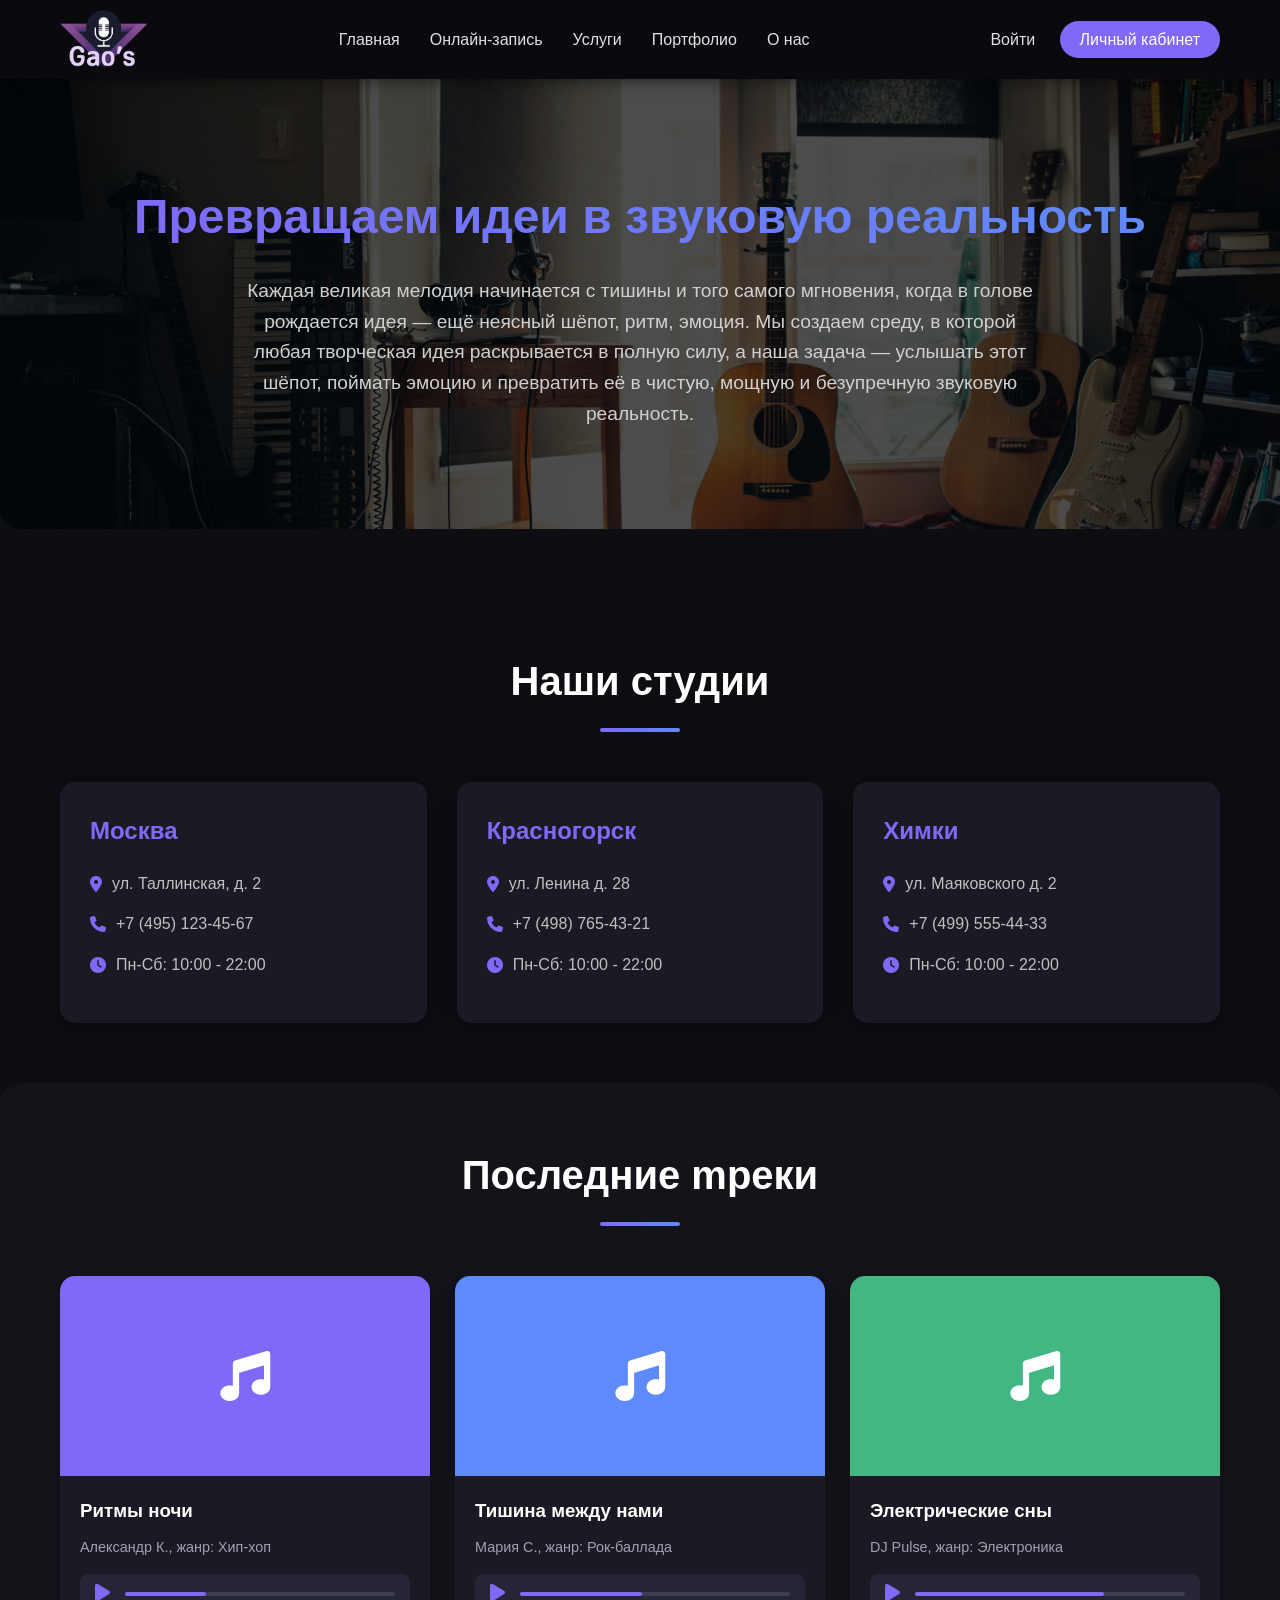
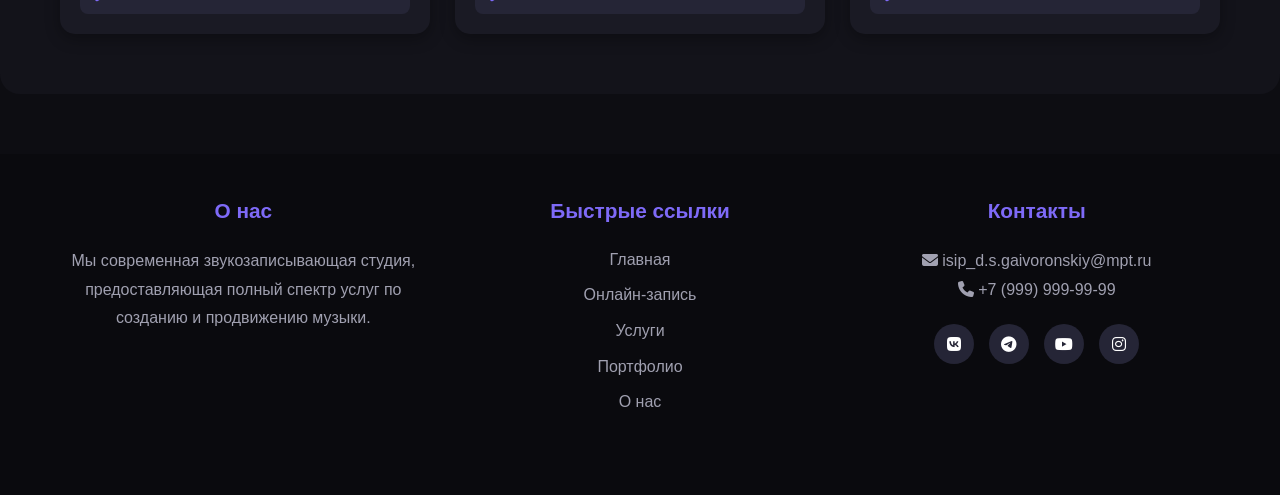
<file: Recording_studio/index.html>
<!DOCTYPE html>
<html lang="ru">

<head>
    <meta charset="UTF-8">
    <meta name="viewport" content="width=device-width, initial-scale=1.0">
    <title>Gao's Studio</title>
    <link rel="stylesheet" href="style.css">
    <link rel="stylesheet" href="https://cdnjs.cloudflare.com/ajax/libs/font-awesome/6.4.0/css/all.min.css">
</head>

<body>
    <!-- Блок: header -->
    <header class="header">
        <div class="page">
            <div class="header__container">
                <img src="img/logo.png" alt="Gao's studio" class="header__logo" width="88" height="59">

                <!-- Блок: nav -->
                <nav class="nav">
                    <ul class="nav__list">
                        <li class="nav__item"><a href="index.html" class="nav__link">Главная</a></li>
                        <li class="nav__item"><a href="booking.html" class="nav__link">Онлайн-запись</a></li>
                        <li class="nav__item"><a href="services.html" class="nav__link">Услуги</a></li>
                        <li class="nav__item"><a href="portfolio.html" class="nav__link">Портфолио</a></li>
                        <li class="nav__item"><a href="about.html" class="nav__link">О нас</a></li>
                    </ul>
                </nav>

                <!-- Блок: auth -->
                <div class="auth">
                    <a href="#" class="auth__link">Войти</a>
                    <a href="#" class="auth__link auth__link--accent">Личный кабинет</a>
                </div>
            </div>
        </div>
    </header>

    <!-- Блок: hero -->
    <section class="hero">
        <div class="page">
            <h1 class="hero__title">Превращаем идеи в звуковую реальность</h1>
            <p class="hero__text">Каждая великая мелодия начинается с тишины и того самого мгновения, когда в голове
                рождается идея — ещё неясный шёпот, ритм, эмоция. Мы создаем среду, в которой любая творческая идея
                раскрывается в полную силу, а наша задача — услышать этот шёпот, поймать эмоцию и превратить её в
                чистую, мощную и безупречную звуковую реальность.</p>
        </div>
    </section>

    <!-- Блок: studios -->
    <section class="studios">
        <div class="page">
            <h2 class="studios__title">Наши студии</h2>
            <div class="studios__container">
                <!-- Блок: studio-card -->
                <div class="studio-card">
                    <h3 class="studio-card__title">Москва</h3>
                    <p class="studio-card__info">
                        <i class="fas fa-map-marker-alt studio-card__icon"></i>
                        ул. Таллинская, д. 2
                    </p>
                    <p class="studio-card__info">
                        <i class="fas fa-phone studio-card__icon"></i>
                        +7 (495) 123-45-67
                    </p>
                    <p class="studio-card__info">
                        <i class="fas fa-clock studio-card__icon"></i>
                        Пн-Сб: 10:00 - 22:00
                    </p>
                </div>

                <div class="studio-card">
                    <h3 class="studio-card__title">Красногорск</h3>
                    <p class="studio-card__info">
                        <i class="fas fa-map-marker-alt studio-card__icon"></i>
                        ул. Ленина д. 28
                    </p>
                    <p class="studio-card__info">
                        <i class="fas fa-phone studio-card__icon"></i>
                        +7 (498) 765-43-21
                    </p>
                    <p class="studio-card__info">
                        <i class="fas fa-clock studio-card__icon"></i>
                        Пн-Сб: 10:00 - 22:00
                    </p>
                </div>

                <div class="studio-card">
                    <h3 class="studio-card__title">Химки</h3>
                    <p class="studio-card__info">
                        <i class="fas fa-map-marker-alt studio-card__icon"></i>
                        ул. Маяковского д. 2
                    </p>
                    <p class="studio-card__info">
                        <i class="fas fa-phone studio-card__icon"></i>
                        +7 (499) 555-44-33
                    </p>
                    <p class="studio-card__info">
                        <i class="fas fa-clock studio-card__icon"></i>
                        Пн-Сб: 10:00 - 22:00
                    </p>
                </div>
            </div>
        </div>
    </section>

    <!-- Блок: tracks -->
    <section class="tracks">
        <div class="page">
            <h2 class="tracks__title">Последние mpeки</h2>
            <div class="tracks__container">
                <!-- Блок: track-card -->
                <div class="track-card">
                    <div class="track-card__image">
                        <i class="fas fa-music"></i>
                    </div>
                    <div class="track-card__info">
                        <h3 class="track-card__title">Ритмы ночи</h3>
                        <p class="track-card__description">Александр К., жанр: Хип-хоп</p>

                        <!-- Блок: audio-player -->
                        <div class="audio-player">
                            <button class="audio-player__button">
                                <i class="fas fa-play"></i>
                            </button>
                            <div class="audio-player__progress-bar">
                                <div class="audio-player__progress"></div>
                            </div>
                        </div>
                    </div>
                </div>

                <div class="track-card">
                    <div class="track-card__image" style="background-color: #5e8afc;">
                        <i class="fas fa-music"></i>
                    </div>
                    <div class="track-card__info">
                        <h3 class="track-card__title">Тишина между нами</h3>
                        <p class="track-card__description">Мария С., жанр: Рок-баллада</p>

                        <div class="audio-player">
                            <button class="audio-player__button">
                                <i class="fas fa-play"></i>
                            </button>
                            <div class="audio-player__progress-bar">
                                <div class="audio-player__progress audio-player__progress--medium"></div>
                            </div>
                        </div>
                    </div>
                </div>

                <div class="track-card">
                    <div class="track-card__image" style="background-color: #41b883;">
                        <i class="fas fa-music"></i>
                    </div>
                    <div class="track-card__info">
                        <h3 class="track-card__title">Электрические сны</h3>
                        <p class="track-card__description">DJ Pulse, жанр: Электроника</p>

                        <div class="audio-player">
                            <button class="audio-player__button">
                                <i class="fas fa-play"></i>
                            </button>
                            <div class="audio-player__progress-bar">
                                <div class="audio-player__progress audio-player__progress--large"></div>
                            </div>
                        </div>
                    </div>
                </div>
            </div>
        </div>
    </section>

    <!-- Блок: footer -->
    <footer class="footer">
        <div class="page">
            <div class="footer__container">
                <div class="footer__section">
                    <h3 class="footer__title">О нас</h3>
                    <p class="footer__text">Мы современная звукозаписывающая студия, предоставляющая полный спектр услуг
                        по созданию и продвижению музыки.</p>
                </div>

                <div class="footer__section">
                    <h3 class="footer__title">Быстрые ссылки</h3>
                    <ul class="footer__list">
                        <li class="footer__item"><a href="index.html" class="footer__link">Главная</a></li>
                        <li class="footer__item"><a href="#" class="footer__link">Онлайн-запись</a></li>
                        <li class="footer__item"><a href="services.html" class="footer__link">Услуги</a></li>
                        <li class="footer__item"><a href="#" class="footer__link">Портфолио</a></li>
                        <li class="footer__item"><a href="about.html" class="footer__link">О нас</a></li>
                    </ul>
                </div>

                <div class="footer__section">
                    <h3 class="footer__title">Контакты</h3>
                    <p class="footer__text"><i class="fas fa-envelope"></i> isip_d.s.gaivoronskiy@mpt.ru</p>
                    <p class="footer__text"><i class="fas fa-phone"></i> +7 (999) 999-99-99</p>

                    <!-- Блок: social -->
                    <div class="social">
                        <a href="#" class="social__link"><i class="fab fa-vk"></i></a>
                        <a href="#" class="social__link"><i class="fab fa-telegram"></i></a>
                        <a href="#" class="social__link"><i class="fab fa-youtube"></i></a>
                        <a href="#" class="social__link"><i class="fab fa-instagram"></i></a>
                    </div>
                </div>
            </div>
        </div>
    </footer>

    <script>
        // Простой скрипт для имитации работы аудиоплеера
        document.querySelectorAll('.audio-player__button').forEach(button => {
            button.addEventListener('click', function () {
                const icon = this.querySelector('i');
                if (icon.classList.contains('fa-play')) {
                    icon.classList.remove('fa-play');
                    icon.classList.add('fa-pause');
                } else {
                    icon.classList.remove('fa-pause');
                    icon.classList.add('fa-play');
                }
            });
        });
    </script>
</body>

</html>
</file>
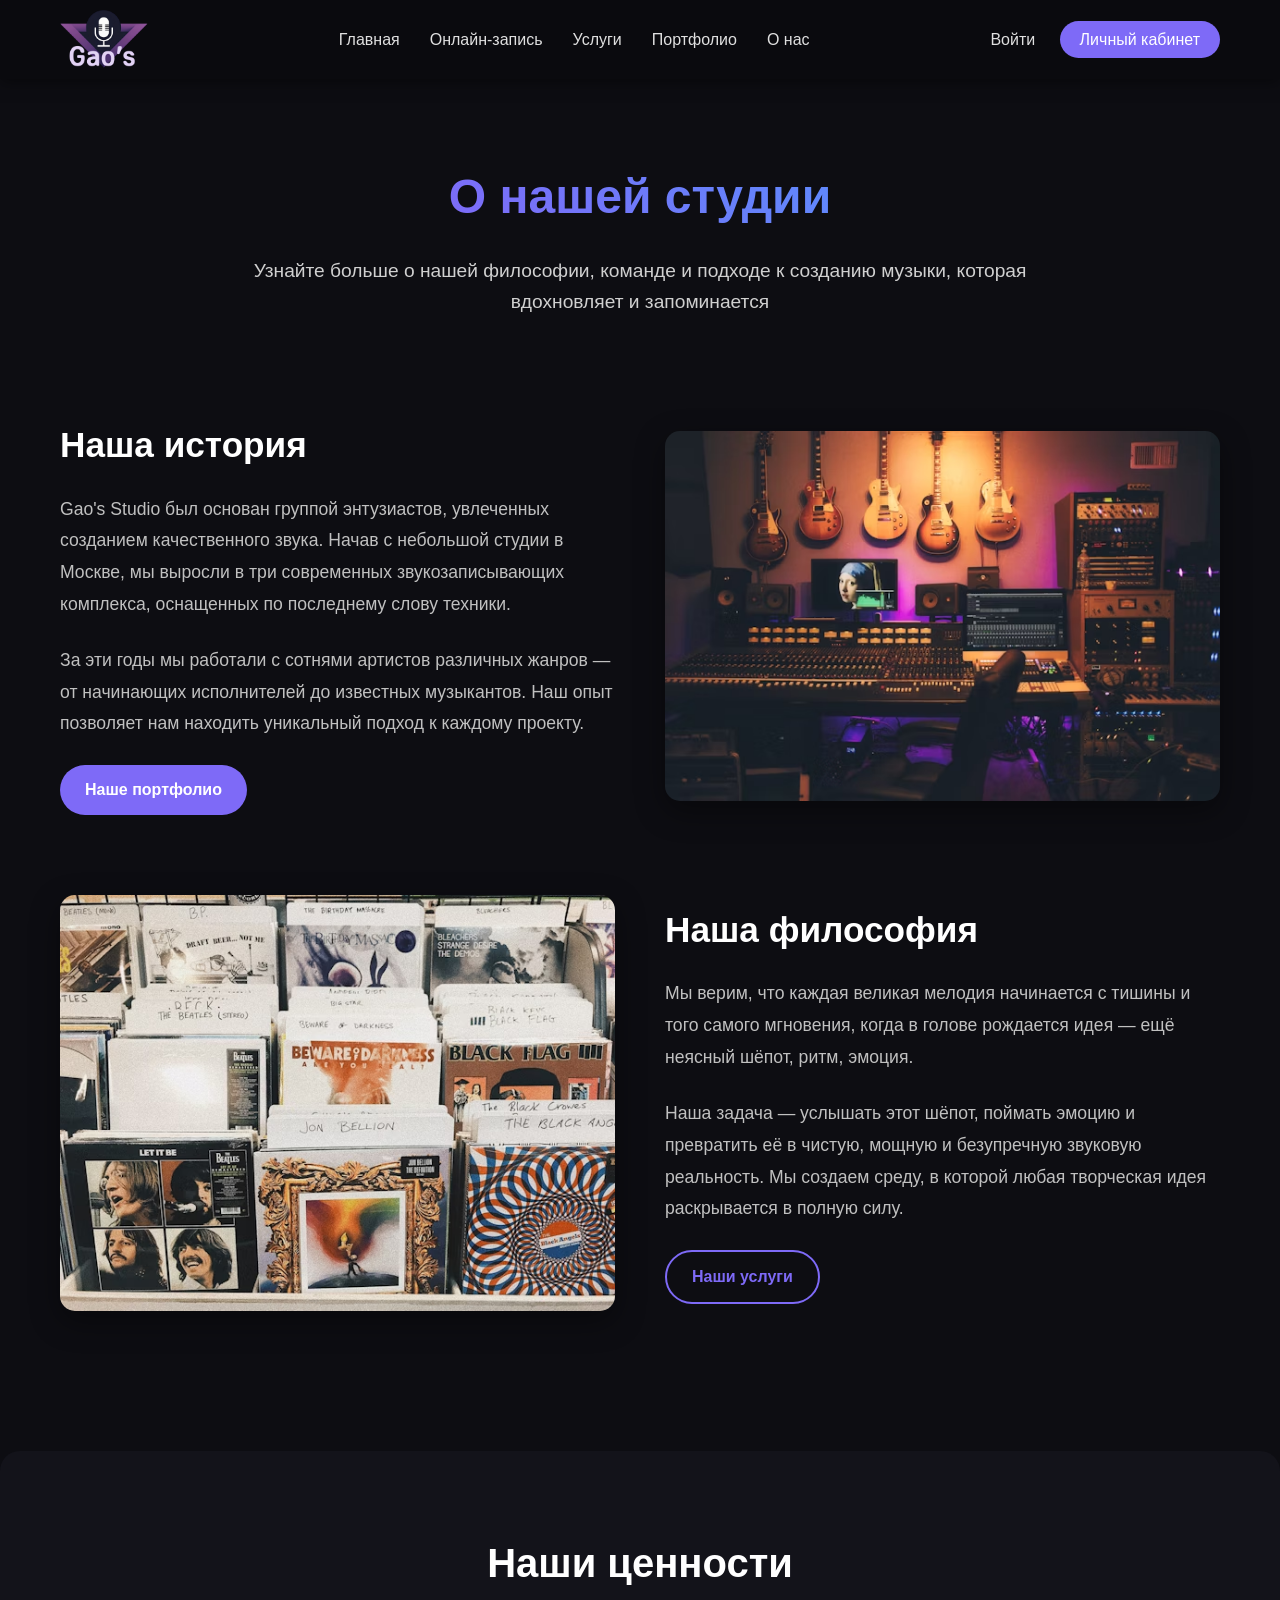
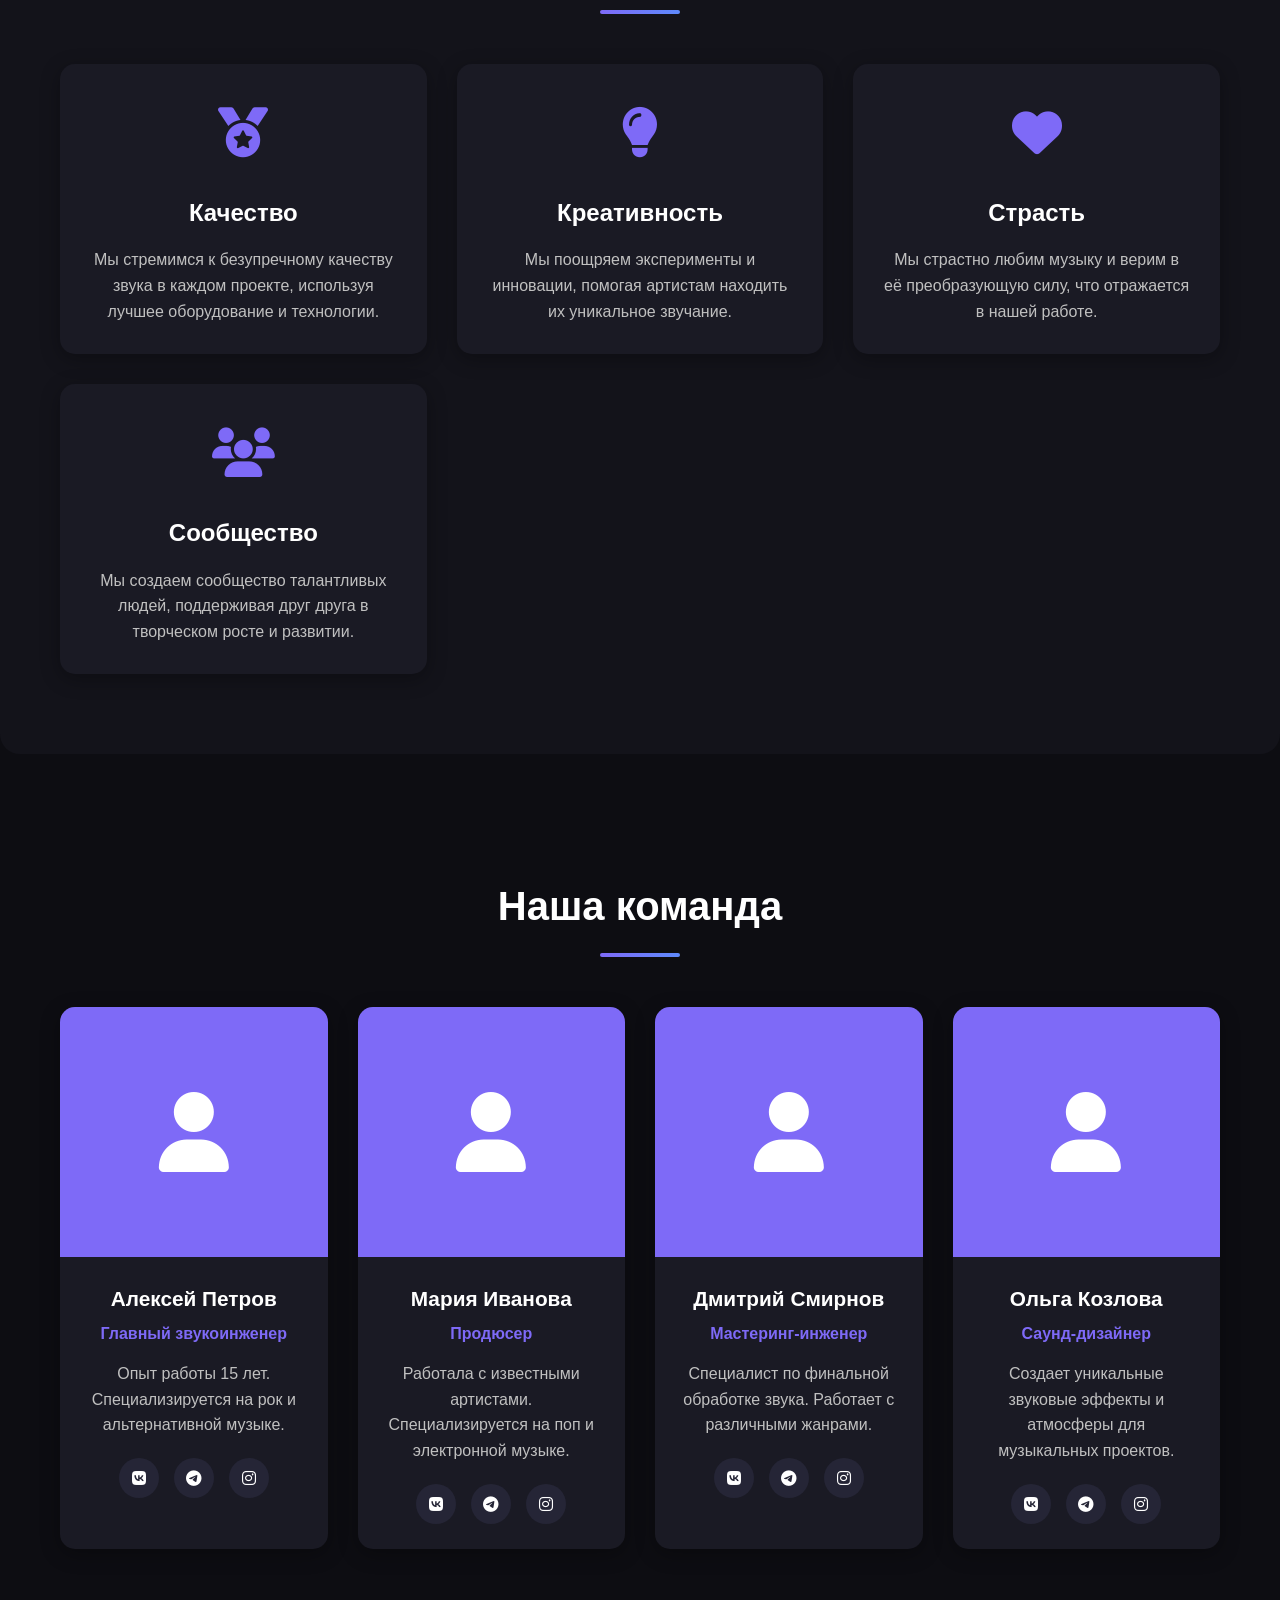
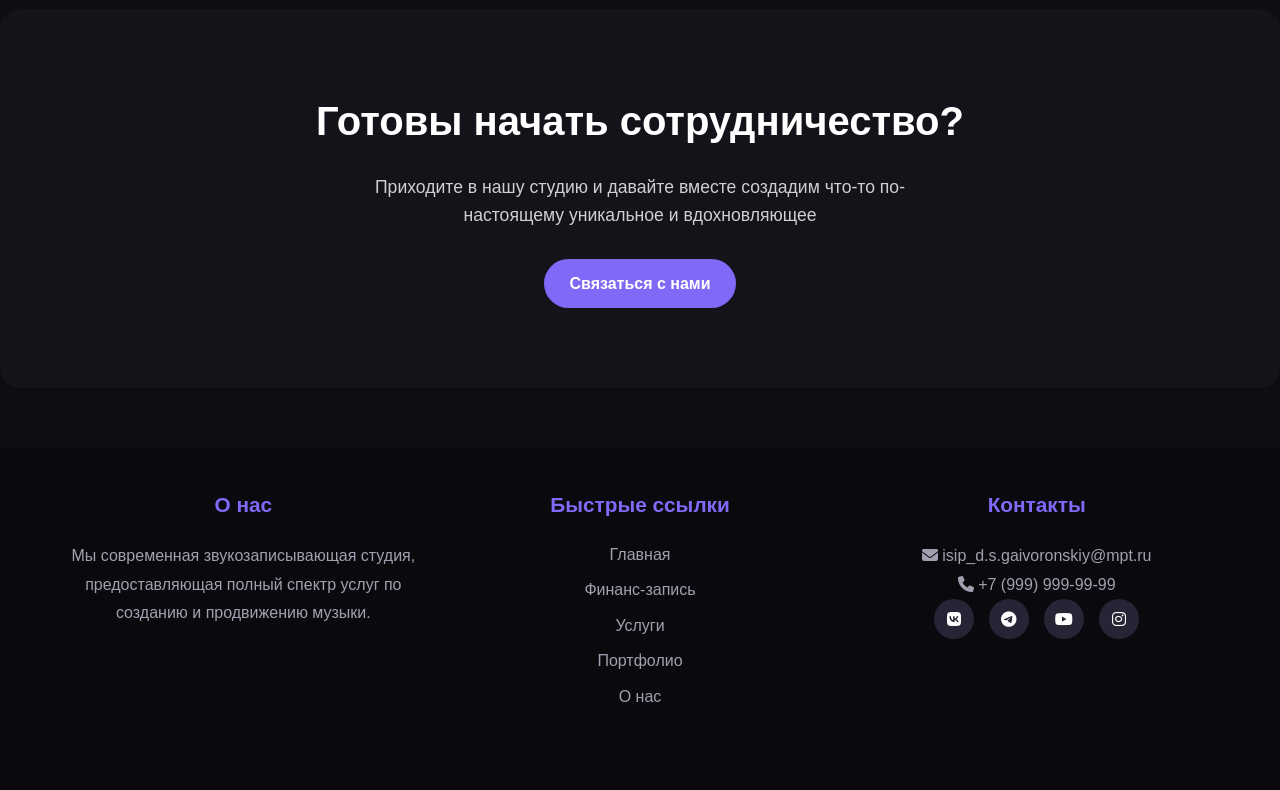
<file: Recording_studio/about.html>
<!DOCTYPE html>
<html lang="ru">

<head>
    <meta charset="UTF-8">
    <meta name="viewport" content="width=device-width, initial-scale=1.0">
    <title>Gao's Studio</title>
    <link rel="stylesheet" href="https://cdnjs.cloudflare.com/ajax/libs/font-awesome/6.4.0/css/all.min.css">
    <style>
        /* Базовые стили */
        * {
            margin: 0;
            padding: 0;
            box-sizing: border-box;
        }

        body {
            font-family: 'Arial', sans-serif;
            line-height: 1.6;
            color: #f5f5f5;
            background-color: #0d0d12;
        }

        .page {
            max-width: 1200px;
            margin: 0 auto;
            padding: 0 20px;
        }

        /* Блок: header */
        .header {
            background-color: #0a0a0e;
            padding: 10px 0;
            position: sticky;
            top: 0;
            z-index: 100;
            box-shadow: 0 2px 15px rgba(0, 0, 0, 0.5);
        }

        .header__container {
            display: flex;
            justify-content: space-between;
            align-items: center;
        }

        .header__logo {
            font-size: 28px;
            font-weight: 700;
            color: #7e6af7;
            text-decoration: none;
            display: flex;
            align-items: center;
        }

        .header__logo-icon {
            margin-right: 10px;
        }

        /* Блок: nav */
        .nav__list {
            display: flex;
            list-style: none;
        }

        .nav__item {
            margin-left: 30px;
        }

        .nav__link {
            color: #e0e0e0;
            text-decoration: none;
            font-size: 16px;
            font-weight: 500;
            transition: color 0.3s;
        }

        .nav__link:hover {
            color: #7e6af7;
        }

        .nav__link--active {
            color: #7e6af7;
            border-bottom: 2px solid #7e6af7;
        }

        /* Блок: auth */
        .auth__link {
            color: #e0e0e0;
            text-decoration: none;
            margin-left: 20px;
            font-weight: 500;
            transition: all 0.3s;
        }

        .auth__link:hover {
            color: #7e6af7;
        }

        .auth__link--accent {
            background-color: #7e6af7;
            padding: 10px 20px;
            border-radius: 30px;
            color: white;
        }

        .auth__link--accent:hover {
            background-color: #6b5ad3;
            color: white;
        }

        /* Блок: page-header */
        .page-header {
            padding: 80px 0 40px;
            text-align: center;
        }

        .page-header__title {
            font-size: 3rem;
            margin-bottom: 20px;
            background: linear-gradient(45deg, #7e6af7, #5e8afc);
            -webkit-background-clip: text;
            background-clip: text;
            -webkit-text-fill-color: transparent;
            color: transparent;
            font-weight: 800;
            display: inline-block;
        }

        .page-header__subtitle {
            max-width: 800px;
            margin: 0 auto;
            font-size: 1.2rem;
            color: #d0d0d0;
        }

        /* Блок: about */
        .about {
            padding: 60px 0;
        }

        .about__container {
            display: flex;
            align-items: center;
            gap: 50px;
            margin-bottom: 80px;
        }

        .about__container--reverse {
            flex-direction: row-reverse;
        }

        .about__content {
            flex: 1;
        }

        .about__image {
            flex: 1;
            border-radius: 15px;
            overflow: hidden;
            box-shadow: 0 10px 30px rgba(0, 0, 0, 0.4);
        }

        .about__image img {
            width: 100%;
            height: auto;
            display: block;
        }

        .about__title {
            font-size: 2.2rem;
            margin-bottom: 20px;
            color: #ffffff;
        }

        .about__text {
            color: #c0c0c0;
            margin-bottom: 25px;
            font-size: 1.1rem;
            line-height: 1.8;
        }

        /* Блок: values */
        .values {
            padding: 80px 0;
            background-color: #13131a;
            border-radius: 20px;
            margin-bottom: 60px;
        }

        .values__title {
            text-align: center;
            font-size: 2.5rem;
            margin-bottom: 50px;
            color: #ffffff;
            position: relative;
        }

        .values__title::after {
            content: '';
            display: block;
            width: 80px;
            height: 4px;
            background: linear-gradient(to right, #7e6af7, #5e8afc);
            margin: 15px auto;
            border-radius: 2px;
        }

        .values__container {
            display: grid;
            grid-template-columns: repeat(auto-fill, minmax(300px, 1fr));
            gap: 30px;
        }

        /* Блок: value-card */
        .value-card {
            background: #1a1a24;
            padding: 30px;
            border-radius: 15px;
            box-shadow: 0 5px 20px rgba(0, 0, 0, 0.3);
            text-align: center;
            transition: transform 0.3s;
        }

        .value-card:hover {
            transform: translateY(-10px);
        }

        .value-card__icon {
            font-size: 50px;
            color: #7e6af7;
            margin-bottom: 20px;
        }

        .value-card__title {
            color: #ffffff;
            margin-bottom: 15px;
            font-size: 1.5rem;
        }

        .value-card__description {
            color: #c0c0c0;
        }

        /* Блок: team */
        .team {
            padding: 60px 0;
        }

        .team__title {
            text-align: center;
            font-size: 2.5rem;
            margin-bottom: 50px;
            color: #ffffff;
            position: relative;
        }

        .team__title::after {
            content: '';
            display: block;
            width: 80px;
            height: 4px;
            background: linear-gradient(to right, #7e6af7, #5e8afc);
            margin: 15px auto;
            border-radius: 2px;
        }

        .team__container {
            display: grid;
            grid-template-columns: repeat(auto-fill, minmax(250px, 1fr));
            gap: 30px;
        }

        /* Блок: team-member */
        .team-member {
            background: #1a1a24;
            border-radius: 15px;
            overflow: hidden;
            box-shadow: 0 5px 20px rgba(0, 0, 0, 0.3);
            transition: transform 0.3s;
        }

        .team-member:hover {
            transform: translateY(-10px);
        }

        .team-member__image {
            height: 250px;
            background-color: #7e6af7;
            display: flex;
            align-items: center;
            justify-content: center;
            font-size: 80px;
            color: white;
        }

        .team-member__info {
            padding: 25px;
            text-align: center;
        }

        .team-member__name {
            color: #ffffff;
            margin-bottom: 5px;
            font-size: 1.3rem;
        }

        .team-member__role {
            color: #7e6af7;
            margin-bottom: 15px;
            font-weight: 600;
        }

        .team-member__description {
            color: #c0c0c0;
            margin-bottom: 20px;
        }

        /* Блок: social */
        .social {
            display: flex;
            gap: 15px;
            justify-content: center;
        }

        .social__link {
            display: flex;
            align-items: center;
            justify-content: center;
            width: 40px;
            height: 40px;
            border-radius: 50%;
            background: #252536;
            color: #ffffff;
            text-decoration: none;
            transition: all 0.3s;
        }

        .social__link:hover {
            background: #7e6af7;
            transform: translateY(-3px);
        }

        /* Блок: stats */
        .stats {
            padding: 80px 0;
            background: linear-gradient(rgba(0, 0, 0, 0.7), rgba(0, 0, 0, 0.7)), url('https://images.unsplash.com/photo-1511379938547-c1f69419868d?ixlib=rb-4.0.3') center/cover no-repeat;
            border-radius: 20px;
            margin-bottom: 60px;
        }

        .stats__container {
            display: flex;
            justify-content: space-around;
            flex-wrap: wrap;
            gap: 30px;
        }

        /* Блок: stat */
        .stat {
            text-align: center;
            padding: 20px;
        }

        .stat__number {
            font-size: 3.5rem;
            font-weight: 800;
            color: #7e6af7;
            margin-bottom: 10px;
        }

        .stat__label {
            color: #ffffff;
            font-size: 1.2rem;
        }

        /* Блок: cta */
        .cta {
            padding: 80px 0;
            text-align: center;
            background-color: #13131a;
            border-radius: 20px;
            margin-bottom: 60px;
        }

        .cta__title {
            font-size: 2.5rem;
            margin-bottom: 20px;
            color: #ffffff;
        }

        .cta__text {
            max-width: 600px;
            margin: 0 auto 30px;
            font-size: 1.1rem;
            color: #d0d0d0;
        }

        /* Блок: button */
        .button {
            display: inline-block;
            background: #7e6af7;
            color: white;
            padding: 12px 25px;
            border-radius: 30px;
            text-decoration: none;
            font-weight: 600;
            transition: all 0.3s;
            border: none;
            cursor: pointer;
        }

        .button:hover {
            background: #6b5ad3;
            transform: translateY(-3px);
        }

        .button--outline {
            background: transparent;
            border: 2px solid #7e6af7;
            color: #7e6af7;
        }

        .button--outline:hover {
            background: #7e6af7;
            color: white;
        }

        /* Блок: footer */
        .footer {
            background-color: #0a0a0e;
            padding: 40px 0;
            text-align: center;
            margin-top: 60px;
        }

        .footer__container {
            display: flex;
            justify-content: space-between;
            flex-wrap: wrap;
            gap: 30px;
            margin-bottom: 30px;
        }

        .footer__section {
            flex: 1;
            min-width: 250px;
        }

        .footer__title {
            color: #7e6af7;
            margin-bottom: 20px;
            font-size: 1.3rem;
        }

        .footer__text {
            color: #a0a0b0;
            line-height: 1.8;
        }

        .footer__list {
            list-style: none;
        }

        .footer__item {
            margin-bottom: 10px;
        }

        .footer__link {
            color: #a0a0b0;
            text-decoration: none;
            transition: color 0.3s;
        }

        .footer__link:hover {
            color: #7e6af7;
        }

        .footer__copyright {
            color: #a0a0b0;
            font-size: 0.9rem;
            margin-top: 30px;
        }

        /* Адаптивность */
        @media (max-width: 768px) {
            .nav__list {
                display: none;
            }

            .page-header__title {
                font-size: 2.5rem;
            }

            .page-header__subtitle {
                font-size: 1rem;
            }

            .about__container {
                flex-direction: column;
            }

            .values__container,
            .team__container {
                grid-template-columns: 1fr;
            }

            .stats__container {
                flex-direction: column;
                gap: 40px;
            }

            .header__container {
                flex-direction: column;
                gap: 15px;
            }

            .auth {
                margin-top: 15px;
            }
        }
    </style>
</head>

<body>
    <!-- Блок: header -->
    <header class="header">
        <div class="page">
            <div class="header__container">
                <img src="img/logo.png" alt="Gao's studio" class="header__logo" width="88" height="59">

                <!-- Блок: nav -->
                <nav class="nav">
                    <ul class="nav__list">
                        <li class="nav__item"><a href="index.html" class="nav__link">Главная</a></li>
                        <li class="nav__item"><a href="booking.html" class="nav__link">Онлайн-запись</a></li>
                        <li class="nav__item"><a href="services.html" class="nav__link">Услуги</a></li>
                        <li class="nav__item"><a href="portfolio.html" class="nav__link">Портфолио</a></li>
                        <li class="nav__item"><a href="about.html" class="nav__link">О нас</a></li>
                    </ul>
                </nav>

                <!-- Блок: auth -->
                <div class="auth">
                    <a href="#" class="auth__link">Войти</a>
                    <a href="#" class="auth__link auth__link--accent">Личный кабинет</a>
                </div>
            </div>
        </div>
    </header>

    <!-- Блок: page-header -->
    <section class="page-header">
        <div class="page">
            <h1 class="page-header__title">О нашей студии</h1>
            <p class="page-header__subtitle">Узнайте больше о нашей философии, команде и подходе к созданию музыки,
                которая вдохновляет и запоминается</p>
        </div>
    </section>

    <!-- Блок: about -->
    <section class="about">
        <div class="page">
            <div class="about__container">
                <div class="about__content">
                    <h2 class="about__title">Наша история</h2>
                    <p class="about__text">Gao's Studio был основан группой энтузиастов, увлеченных созданием
                        качественного звука. Начав с небольшой студии в Москве, мы выросли в три современных
                        звукозаписывающих комплекса, оснащенных по последнему слову техники.</p>
                    <p class="about__text">За эти годы мы работали с сотнями артистов различных жанров — от начинающих
                        исполнителей до известных музыкантов. Наш опыт позволяет нам находить уникальный подход к
                        каждому проекту.</p>
                    <a href="portfolio.html" class="button">Наше портфолио</a>
                </div>
                <div class="about__image">
                    <img src="img/about_us.jpg"
                        alt="Наша студия">
                </div>
            </div>

            <div class="about__container about__container--reverse">
                <div class="about__content">
                    <h2 class="about__title">Наша философия</h2>
                    <p class="about__text">Мы верим, что каждая великая мелодия начинается с тишины и того самого
                        мгновения, когда в голове рождается идея — ещё неясный шёпот, ритм, эмоция.</p>
                    <p class="about__text">Наша задача — услышать этот шёпот, поймать эмоцию и превратить её в чистую,
                        мощную и безупречную звуковую реальность. Мы создаем среду, в которой любая творческая идея
                        раскрывается в полную силу.</p>
                    <a href="services.html" class="button button--outline">Наши услуги</a>
                </div>
                <div class="about__image">
                    <img src="img/about_us_2.jpg"
                        alt="Наша философия">
                </div>
            </div>
        </div>
    </section>

    <!-- Блок: values -->
    <section class="values">
        <div class="page">
            <h2 class="values__title">Наши ценности</h2>
            <div class="values__container">
                <!-- Блок: value-card -->
                <div class="value-card">
                    <div class="value-card__icon">
                        <i class="fas fa-medal"></i>
                    </div>
                    <h3 class="value-card__title">Качество</h3>
                    <p class="value-card__description">Мы стремимся к безупречному качеству звука в каждом проекте,
                        используя лучшее оборудование и технологии.</p>
                </div>

                <div class="value-card">
                    <div class="value-card__icon">
                        <i class="fas fa-lightbulb"></i>
                    </div>
                    <h3 class="value-card__title">Креативность</h3>
                    <p class="value-card__description">Мы поощряем эксперименты и инновации, помогая артистам находить
                        их уникальное звучание.</p>
                </div>

                <div class="value-card">
                    <div class="value-card__icon">
                        <i class="fas fa-heart"></i>
                    </div>
                    <h3 class="value-card__title">Страсть</h3>
                    <p class="value-card__description">Мы страстно любим музыку и верим в её преобразующую силу, что
                        отражается в нашей работе.</p>
                </div>

                <div class="value-card">
                    <div class="value-card__icon">
                        <i class="fas fa-users"></i>
                    </div>
                    <h3 class="value-card__title">Сообщество</h3>
                    <p class="value-card__description">Мы создаем сообщество талантливых людей, поддерживая друг друга в
                        творческом росте и развитии.</p>
                </div>
            </div>
        </div>
    </section>

    <!-- Блок: team -->
    <section class="team">
        <div class="page">
            <h2 class="team__title">Наша команда</h2>
            <div class="team__container">
                <!-- Блок: team-member -->
                <div class="team-member">
                    <div class="team-member__image">
                        <i class="fas fa-user"></i>
                    </div>
                    <div class="team-member__info">
                        <h3 class="team-member__name">Алексей Петров</h3>
                        <p class="team-member__role">Главный звукоинженер</p>
                        <p class="team-member__description">Опыт работы 15 лет. Специализируется на рок и альтернативной
                            музыке.</p>
                        <div class="social">
                            <a href="#" class="social__link"><i class="fab fa-vk"></i></a>
                            <a href="#" class="social__link"><i class="fab fa-telegram"></i></a>
                            <a href="#" class="social__link"><i class="fab fa-instagram"></i></a>
                        </div>
                    </div>
                </div>

                <div class="team-member">
                    <div class="team-member__image">
                        <i class="fas fa-user"></i>
                    </div>
                    <div class="team-member__info">
                        <h3 class="team-member__name">Мария Иванова</h3>
                        <p class="team-member__role">Продюсер</p>
                        <p class="team-member__description">Работала с известными артистами. Специализируется на поп и
                            электронной музыке.</p>
                        <div class="social">
                            <a href="#" class="social__link"><i class="fab fa-vk"></i></a>
                            <a href="#" class="social__link"><i class="fab fa-telegram"></i></a>
                            <a href="#" class="social__link"><i class="fab fa-instagram"></i></a>
                        </div>
                    </div>
                </div>

                <div class="team-member">
                    <div class="team-member__image">
                        <i class="fas fa-user"></i>
                    </div>
                    <div class="team-member__info">
                        <h3 class="team-member__name">Дмитрий Смирнов</h3>
                        <p class="team-member__role">Мастеринг-инженер</p>
                        <p class="team-member__description">Специалист по финальной обработке звука. Работает с
                            различными жанрами.</p>
                        <div class="social">
                            <a href="#" class="social__link"><i class="fab fa-vk"></i></a>
                            <a href="#" class="social__link"><i class="fab fa-telegram"></i></a>
                            <a href="#" class="social__link"><i class="fab fa-instagram"></i></a>
                        </div>
                    </div>
                </div>

                <div class="team-member">
                    <div class="team-member__image">
                        <i class="fas fa-user"></i>
                    </div>
                    <div class="team-member__info">
                        <h3 class="team-member__name">Ольга Козлова</h3>
                        <p class="team-member__role">Саунд-дизайнер</p>
                        <p class="team-member__description">Создает уникальные звуковые эффекты и атмосферы для
                            музыкальных проектов.</p>
                        <div class="social">
                            <a href="#" class="social__link"><i class="fab fa-vk"></i></a>
                            <a href="#" class="social__link"><i class="fab fa-telegram"></i></a>
                            <a href="#" class="social__link"><i class="fab fa-instagram"></i></a>
                        </div>
                    </div>
                </div>
            </div>
        </div>
    </section>

    <!-- Блок: cta -->
    <section class="cta">
        <div class="page">
            <h2 class="cta__title">Готовы начать сотрудничество?</h2>
            <p class="cta__text">Приходите в нашу студию и давайте вместе создадим что-то по-настоящему уникальное и
                вдохновляющее</p>
            <a href="#" class="button">Связаться с нами</a>
        </div>
    </section>

    <!-- Блок: footer -->
    <footer class="footer">
        <div class="page">
            <div class="footer__container">
                <div class="footer__section">
                    <h3 class="footer__title">О нас</h3>
                    <p class="footer__text">Мы современная звукозаписывающая студия, предоставляющая полный спектр услуг
                        по созданию и продвижению музыки.</p>
                </div>

                <div class="footer__section">
                    <h3 class="footer__title">Быстрые ссылки</h3>
                    <ul class="footer__list">
                        <li class="footer__item"><a href="index.html" class="footer__link">Главная</a></li>
                        <li class="footer__item"><a href="#" class="footer__link">Финанс-запись</a></li>
                        <li class="footer__item"><a href="services.html" class="footer__link">Услуги</a></li>
                        <li class="footer__item"><a href="#" class="footer__link">Портфолио</a></li>
                        <li class="footer__item"><a href="about.html" class="footer__link">О нас</a></li>
                    </ul>
                </div>

                <div class="footer__section">
                    <h3 class="footer__title">Контакты</h3>
                    <p class="footer__text"><i class="fas fa-envelope"></i> isip_d.s.gaivoronskiy@mpt.ru</p>
                    <p class="footer__text"><i class="fas fa-phone"></i> +7 (999) 999-99-99</p>

                    <!-- Блок: social -->
                    <div class="social">
                        <a href="#" class="social__link"><i class="fab fa-vk"></i></a>
                        <a href="#" class="social__link"><i class="fab fa-telegram"></i></a>
                        <a href="#" class="social__link"><i class="fab fa-youtube"></i></a>
                        <a href="#" class="social__link"><i class="fab fa-instagram"></i></a>
                    </div>
                </div>
            </div>
        </div>
    </footer>

    <script>
        // Скрипт для плавной прокрутки
        document.querySelectorAll('a[href^="#"]').forEach(anchor => {
            anchor.addEventListener('click', function (e) {
                e.preventDefault();

                const targetId = this.getAttribute('href');
                if (targetId === '#') return;

                const targetElement = document.querySelector(targetId);
                if (targetElement) {
                    targetElement.scrollIntoView({
                        behavior: 'smooth'
                    });
                }
            });
        });
    </script>
</body>

</html>
</file>
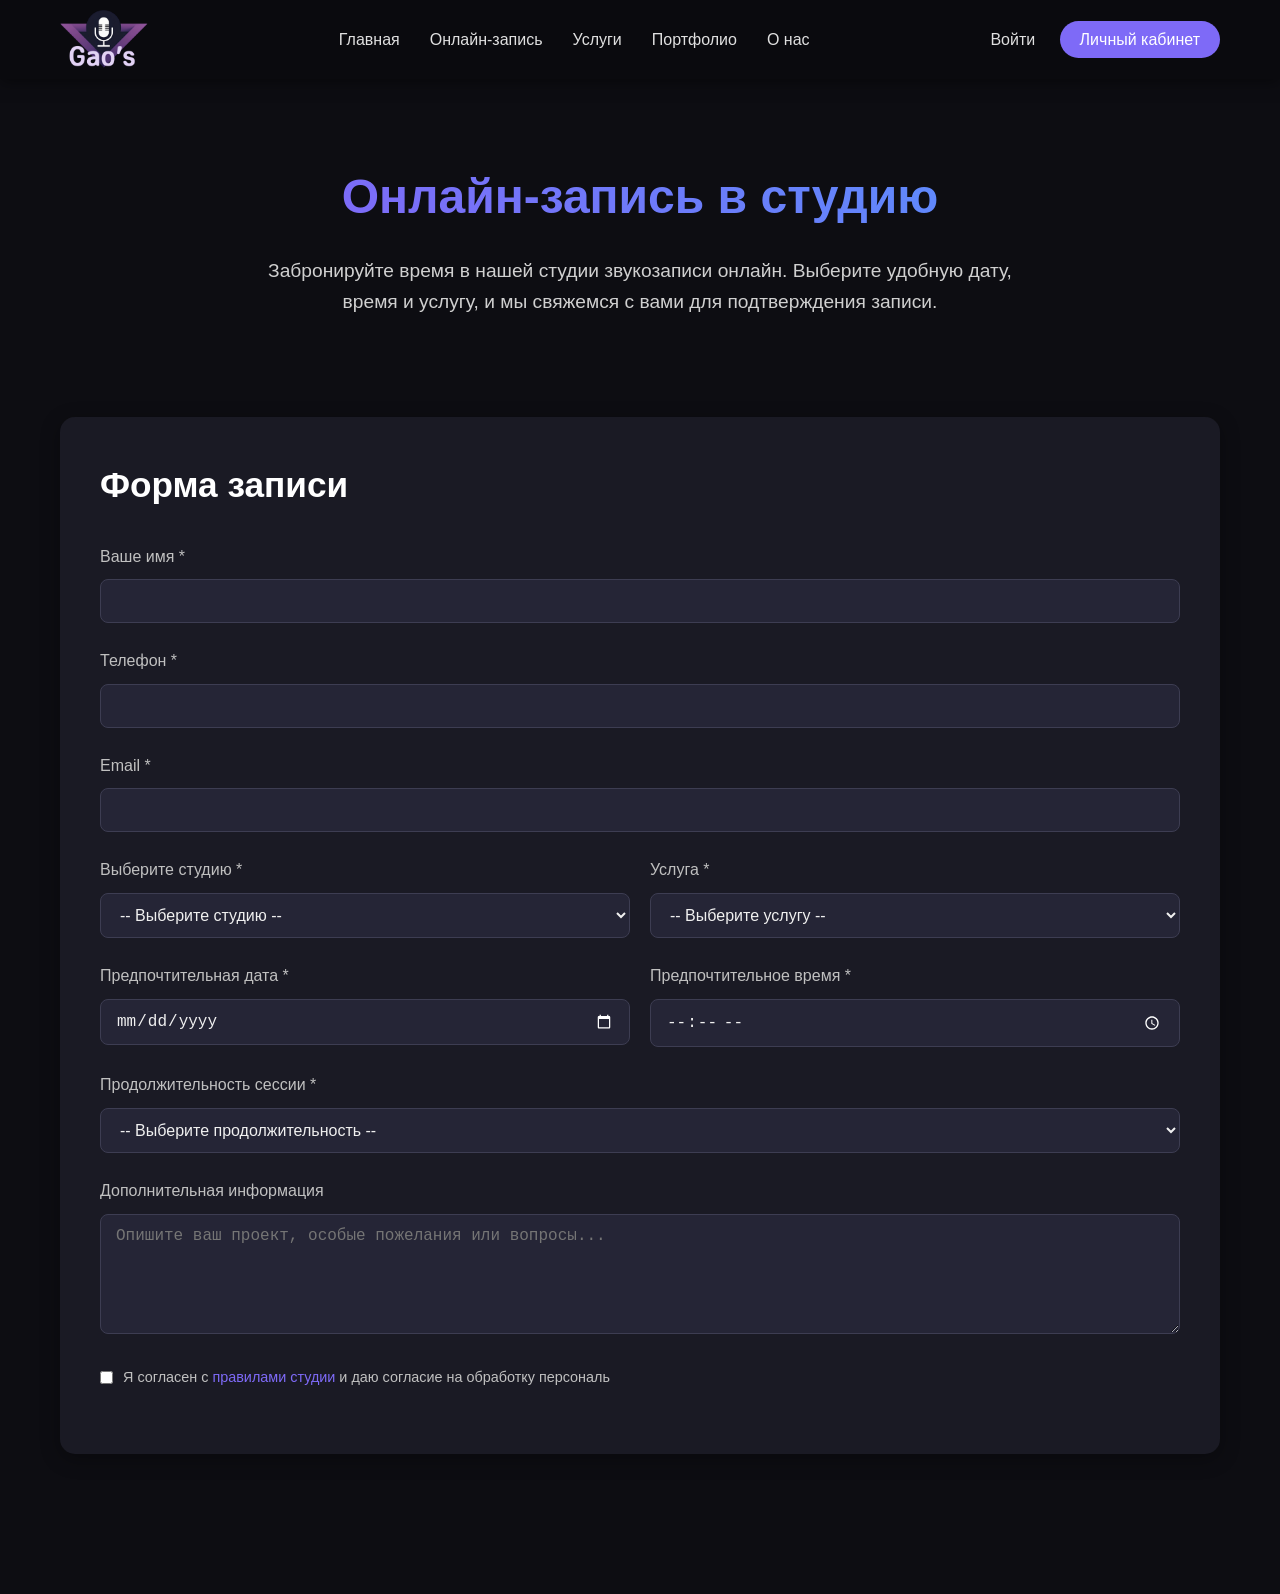
<file: Recording_studio/booking.html>
<!DOCTYPE html>
<html lang="ru">

<head>
    <meta charset="UTF-8">
    <meta name="viewport" content="width=device-width, initial-scale=1.0">
    <title>Gao's Studio</title>
    <link rel="stylesheet" href="https://cdnjs.cloudflare.com/ajax/libs/font-awesome/6.4.0/css/all.min.css">
    <style>
        /* Базовые стили */
        * {
            margin: 0;
            padding: 0;
            box-sizing: border-box;
        }

        body {
            font-family: 'Arial', sans-serif;
            line-height: 1.6;
            color: #f5f5f5;
            background-color: #0d0d12;
        }

        .page {
            max-width: 1200px;
            margin: 0 auto;
            padding: 0 20px;
        }

        /* Блок: header */
        .header {
            background-color: #0a0a0e;
            padding: 10px 0;
            position: sticky;
            top: 0;
            z-index: 100;
            box-shadow: 0 2px 15px rgba(0, 0, 0, 0.5);
        }

        .header__container {
            display: flex;
            justify-content: space-between;
            align-items: center;
        }

        .header__logo {
            font-size: 28px;
            font-weight: 700;
            color: #7e6af7;
            text-decoration: none;
            display: flex;
            align-items: center;
        }

        .header__logo-icon {
            margin-right: 10px;
        }

        /* Блок: nav */
        .nav__list {
            display: flex;
            list-style: none;
        }

        .nav__item {
            margin-left: 30px;
        }

        .nav__link {
            color: #e0e0e0;
            text-decoration: none;
            font-size: 16px;
            font-weight: 500;
            transition: color 0.3s;
        }

        .nav__link:hover {
            color: #7e6af7;
        }

        .nav__link--active {
            color: #7e6af7;
            border-bottom: 2px solid #7e6af7;
        }

        /* Блок: auth */
        .auth__link {
            color: #e0e0e0;
            text-decoration: none;
            margin-left: 20px;
            font-weight: 500;
            transition: all 0.3s;
        }

        .auth__link:hover {
            color: #7e6af7;
        }

        .auth__link--accent {
            background-color: #7e6af7;
            padding: 10px 20px;
            border-radius: 30px;
            color: white;
        }

        .auth__link--accent:hover {
            background-color: #6b5ad3;
            color: white;
        }

        /* Блок: page-header */
        .page-header {
            padding: 80px 0 40px;
            text-align: center;
        }

        .page-header__title {
            font-size: 3rem;
            margin-bottom: 20px;
            background: linear-gradient(45deg, #7e6af7, #5e8afc);
            -webkit-background-clip: text;
            background-clip: text;
            -webkit-text-fill-color: transparent;
            color: transparent;
            font-weight: 800;
            display: inline-block;
        }

        .page-header__subtitle {
            max-width: 800px;
            margin: 0 auto;
            font-size: 1.2rem;
            color: #d0d0d0;
        }

        /* Блок: booking */
        .booking {
            padding: 60px 0;
        }

        .booking__container {
            display: flex;
            gap: 50px;
            margin-bottom: 80px;
        }

        .booking__form-container {
            flex: 1;
            background: #1a1a24;
            padding: 40px;
            border-radius: 15px;
            box-shadow: 0 5px 20px rgba(0, 0, 0, 0.3);
        }

        .booking__info {
            flex: 1;
        }

        .booking__title {
            font-size: 2.2rem;
            margin-bottom: 30px;
            color: #ffffff;
        }

        /* Блок: form */
        .form__group {
            margin-bottom: 25px;
        }

        .form__label {
            display: block;
            margin-bottom: 10px;
            color: #c0c0c0;
            font-weight: 500;
        }

        .form__input,
        .form__select,
        .form__textarea {
            width: 100%;
            padding: 12px 15px;
            background: #252536;
            border: 1px solid #3d3d52;
            border-radius: 8px;
            color: #f0f0f0;
            font-size: 1rem;
            transition: border-color 0.3s;
        }

        .form__input:focus,
        .form__select:focus,
        .form__textarea:focus {
            outline: none;
            border-color: #7e6af7;
        }

        .form__textarea {
            min-height: 120px;
            resize: vertical;
        }

        .form__row {
            display: flex;
            gap: 20px;
        }

        .form__row .form__group {
            flex: 1;
        }

        .form__checkbox {
            display: flex;
            align-items: flex-start;
            gap: 10px;
        }

        .form__checkbox-input {
            margin-top: 5px;
        }

        .form__checkbox-label {
            color: #c0c0c0;
            font-size: 0.9rem;
        }

        .form__checkbox-label a {
            color: #7e6af7;
            text-decoration: none;
        }

        .form__checkbox-label a:hover {
            text-decoration: underline;
        }

        /* Блок: button */
        .button {
            display: inline-block;
            background: #7e6af7;
            color: white;
            padding: 12px 25px;
            border-radius: 30px;
            text-decoration: none;
            font-weight: 600;
            transition: all 0.3s;
            border: none;
            cursor: pointer;
            width: 100%;
            font-size: 1.1rem;
        }

        .button:hover {
            background: #6b5ad3;
            transform: translateY(-3px);
        }

        .button--outline {
            background: transparent;
            border: 2px solid #7e6af7;
            color: #7e6af7;
        }

        .button--outline:hover {
            background: #7e6af7;
            color: white;
        }

        /* Блок: info-card */
        .info-card {
            background: #1a1a24;
            padding: 25px;
            border-radius: 15px;
            margin-bottom: 30px;
            box-shadow: 0 5px 15px rgba(0, 0, 0, 0.3);
        }

        .info-card__title {
            color: #7e6af7;
            margin-bottom: 15px;
            font-size: 1.3rem;
            display: flex;
            align-items: center;
        }

        .info-card__title i {
            margin-right: 10px;
        }

        .info-card__text {
            color: #c0c0c0;
            line-height: 1.6;
        }

        .info-card__list {
            list-style: none;
            margin-top: 15px;
        }

        .info-card__item {
            color: #c0c0c0;
            margin-bottom: 10px;
            padding-left: 25px;
            position: relative;
        }

        .info-card__item::before {
            content: '✓';
            color: #7e6af7;
            position: absolute;
            left: 0;
        }

        /* Блок: studios */
        .studios {
            padding: 60px 0;
            background-color: #13131a;
            border-radius: 20px;
            margin-bottom: 60px;
        }

        .studios__title {
            text-align: center;
            font-size: 2.5rem;
            margin-bottom: 50px;
            color: #ffffff;
            position: relative;
        }

        .studios__title::after {
            content: '';
            display: block;
            width: 80px;
            height: 4px;
            background: linear-gradient(to right, #7e6af7, #5e8afc);
            margin: 15px auto;
            border-radius: 2px;
        }

        .studios__container {
            display: flex;
            justify-content: space-between;
            flex-wrap: wrap;
            gap: 30px;
        }

        /* Блок: studio-card */
        .studio-card {
            flex: 1;
            min-width: 300px;
            background: #1a1a24;
            padding: 30px;
            border-radius: 15px;
            box-shadow: 0 5px 20px rgba(0, 0, 0, 0.3);
            transition: transform 0.3s;
        }

        .studio-card:hover {
            transform: translateY(-10px);
        }

        .studio-card__title {
            color: #7e6af7;
            margin-bottom: 20px;
            font-size: 1.5rem;
        }

        .studio-card__info {
            color: #c0c0c0;
            margin-bottom: 15px;
            display: flex;
            align-items: center;
        }

        .studio-card__icon {
            margin-right: 10px;
            color: #7e6af7;
        }

        /* Блок: cta */
        .cta {
            padding: 80px 0;
            text-align: center;
            background: linear-gradient(rgba(0, 0, 0, 0.7), rgba(0, 0, 0, 0.7)), url('https://images.unsplash.com/photo-1511379938547-c1f69419868d?ixlib=rb-4.0.3') center/cover no-repeat;
            border-radius: 20px;
            margin-bottom: 60px;
        }

        .cta__title {
            font-size: 2.5rem;
            margin-bottom: 20px;
            color: #ffffff;
        }

        .cta__text {
            max-width: 600px;
            margin: 0 auto 30px;
            font-size: 1.1rem;
            color: #d0d0d0;
        }

        /* Блок: footer */
        .footer {
            background-color: #0a0a0e;
            padding: 40px 0;
            text-align: center;
            margin-top: 60px;
        }

        .footer__container {
            display: flex;
            justify-content: space-between;
            flex-wrap: wrap;
            gap: 30px;
            margin-bottom: 30px;
        }

        .footer__section {
            flex: 1;
            min-width: 250px;
        }

        .footer__title {
            color: #7e6af7;
            margin-bottom: 20px;
            font-size: 1.3rem;
        }

        .footer__text {
            color: #a0a0b0;
            line-height: 1.8;
        }

        .footer__list {
            list-style: none;
        }

        .footer__item {
            margin-bottom: 10px;
        }

        .footer__link {
            color: #a0a0b0;
            text-decoration: none;
            transition: color 0.3s;
        }

        .footer__link:hover {
            color: #7e6af7;
        }

        .footer__copyright {
            color: #a0a0b0;
            font-size: 0.9rem;
            margin-top: 30px;
        }

        /* Адаптивность */
        @media (max-width: 768px) {
            .nav__list {
                display: none;
            }

            .page-header__title {
                font-size: 2.5rem;
            }

            .page-header__subtitle {
                font-size: 1rem;
            }

            .booking__container {
                flex-direction: column;
            }

            .studios__container {
                flex-direction: column;
            }

            .form__row {
                flex-direction: column;
                gap: 0;
            }

            .header__container {
                flex-direction: column;
                gap: 15px;
            }

            .auth {
                margin-top: 15px;
            }
        }

        /* Стили для календаря */
        .form__input[type="date"]::-webkit-calendar-picker-indicator {
            filter: invert(1);
            cursor: pointer;
        }

        .form__input[type="time"]::-webkit-calendar-picker-indicator {
            filter: invert(1);
            cursor: pointer;
        }
    </style>
</head>

<body>
    <!-- Блок: header -->
    <header class="header">
        <div class="page">
            <div class="header__container">
                <img src="img/logo.png" alt="Gao's studio" class="header__logo" width="88" height="59">

                <!-- Блок: nav -->
                <nav class="nav">
                    <ul class="nav__list">
                        <li class="nav__item"><a href="index.html" class="nav__link">Главная</a></li>
                        <li class="nav__item"><a href="booking.html" class="nav__link">Онлайн-запись</a></li>
                        <li class="nav__item"><a href="services.html" class="nav__link">Услуги</a></li>
                        <li class="nav__item"><a href="portfolio.html" class="nav__link">Портфолио</a></li>
                        <li class="nav__item"><a href="about.html" class="nav__link">О нас</a></li>
                    </ul>
                </nav>

                <!-- Блок: auth -->
                <div class="auth">
                    <a href="#" class="auth__link">Войти</a>
                    <a href="#" class="auth__link auth__link--accent">Личный кабинет</a>
                </div>
            </div>
        </div>
    </header>

    <!-- Блок: page-header -->
    <section class="page-header">
        <div class="page">
            <h1 class="page-header__title">Онлайн-запись в студию</h1>
            <p class="page-header__subtitle">Забронируйте время в нашей студии звукозаписи онлайн. Выберите удобную
                дату, время и услугу, и мы свяжемся с вами для подтверждения записи.</p>
        </div>
    </section>

    <!-- Блок: booking -->
    <section class="booking">
        <div class="page">
            <div class="booking__container">
                <div class="booking__form-container">
                    <h2 class="booking__title">Форма записи</h2>

                    <!-- Блок: form -->
                    <form class="form" id="booking-form" method="POST" action="booking.php">
                        <div class="form__group">
                            <label class="form__label" for="name">Ваше имя *</label>
                            <input type="text" class="form__input" id="name" name="name" required>
                        </div>

                        <div class="form__group">
                            <label class="form__label" for="phone">Телефон *</label>
                            <input type="tel" class="form__input" id="phone" name="phone" required>
                        </div>

                        <div class="form__group">
                            <label class="form__label" for="email">Email *</label>
                            <input type="email" class="form__input" id="email" name="email" required>
                        </div>

                        <div class="form__row">
                            <div class="form__group">
                                <label class="form__label" for="studio">Выберите студию *</label>
                                <select class="form__select" id="studio" name="studio" required>
                                    <option value="">-- Выберите студию --</option>
                                    <option value="moscow">Москва, ул. Таллинская, д. 2</option>
                                    <option value="krasnoperek">Красноперек, ул. Ленина 28</option>
                                    <option value="himki">Химки, ул. Маяковского 2</option>
                                </select>
                            </div>

                            <div class="form__group">
                                <label class="form__label" for="service">Услуга *</label>
                                <select class="form__select" id="service" name="service" required>
                                    <option value="">-- Выберите услугу --</option>
                                    <option value="recording">Студийная запись</option>
                                    <option value="mixing">Сведение треков</option>
                                    <option value="mastering">Мастеринг</option>
                                    <option value="production">Музыкальное продюсирование</option>
                                    <option value="sounddesign">Саунд-дизайн</option>
                                    <option value="consultation">Консультация</option>
                                </select>
                            </div>
                        </div>

                        <div class="form__row">
                            <div class="form__group">
                                <label class="form__label" for="date">Предпочтительная дата *</label>
                                <input type="date" class="form__input" id="date" name="date" required>
                            </div>

                            <div class="form__group">
                                <label class="form__label" for="time">Предпочтительное время *</label>
                                <input type="time" class="form__input" id="time" name="time" required>
                            </div>
                        </div>

                        <div class="form__group">
                            <label class="form__label" for="duration">Продолжительность сессии *</label>
                            <select class="form__select" id="duration" name="duration" required>
                                <option value="">-- Выберите продолжительность --</option>
                                <option value="1">1 час</option>
                                <option value="2">2 часа</option>
                                <option value="3">3 часа</option>
                                <option value="4">4 часа</option>
                                <option value="6">6 часов</option>
                                <option value="8">8 часов (полный день)</option>
                            </select>
                        </div>

                        <div class="form__group">
                            <label class="form__label" for="comment">Дополнительная информация</label>
                            <textarea class="form__textarea" id="comment" name="comment"
                                placeholder="Опишите ваш проект, особые пожелания или вопросы..."></textarea>
                        </div>

                        <div class="form__group">
                            <div class="form__checkbox">
                                <input type="checkbox" class="form__checkbox-input" id="agreement" name="agreement"
                                    required>
                                <label class="form__checkbox-label" for="agreement">
                                    Я согласен с <a href="#">правилами студии</a> и даю согласие на обработку персональ
</file>
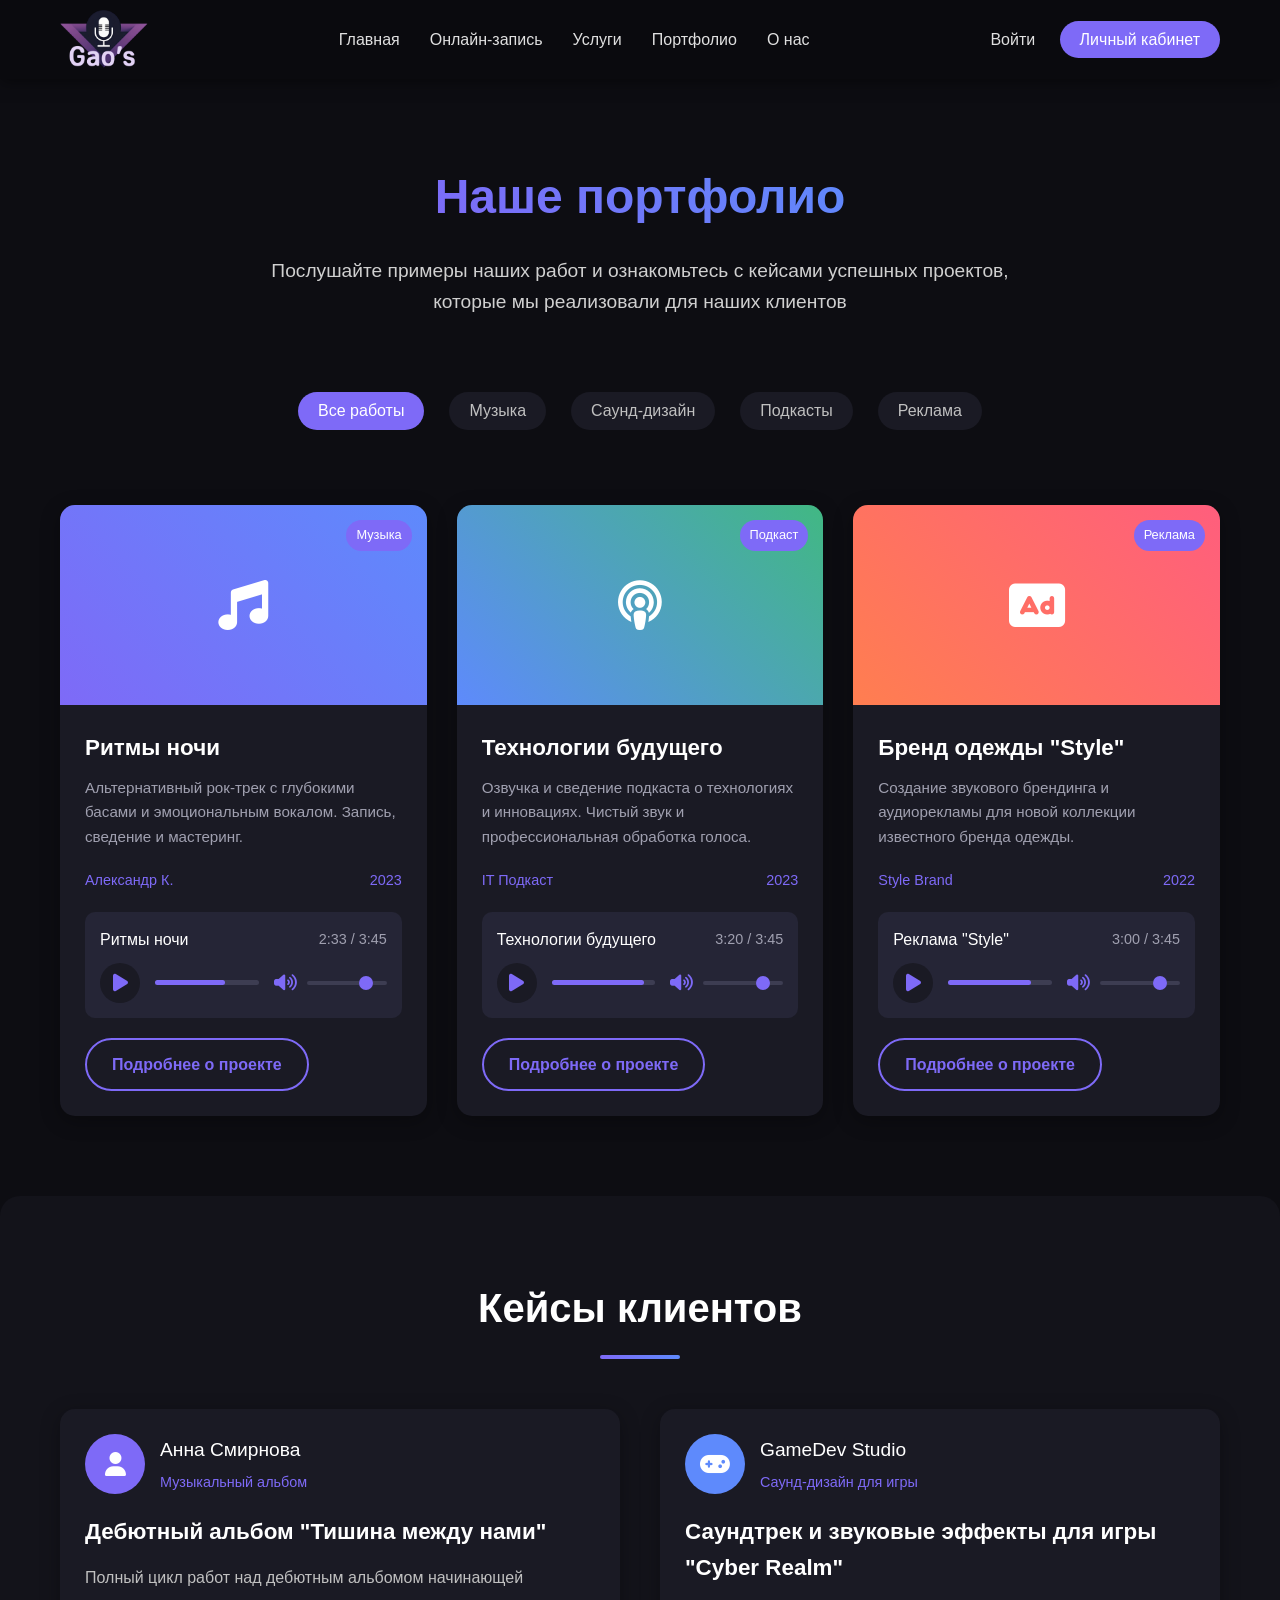
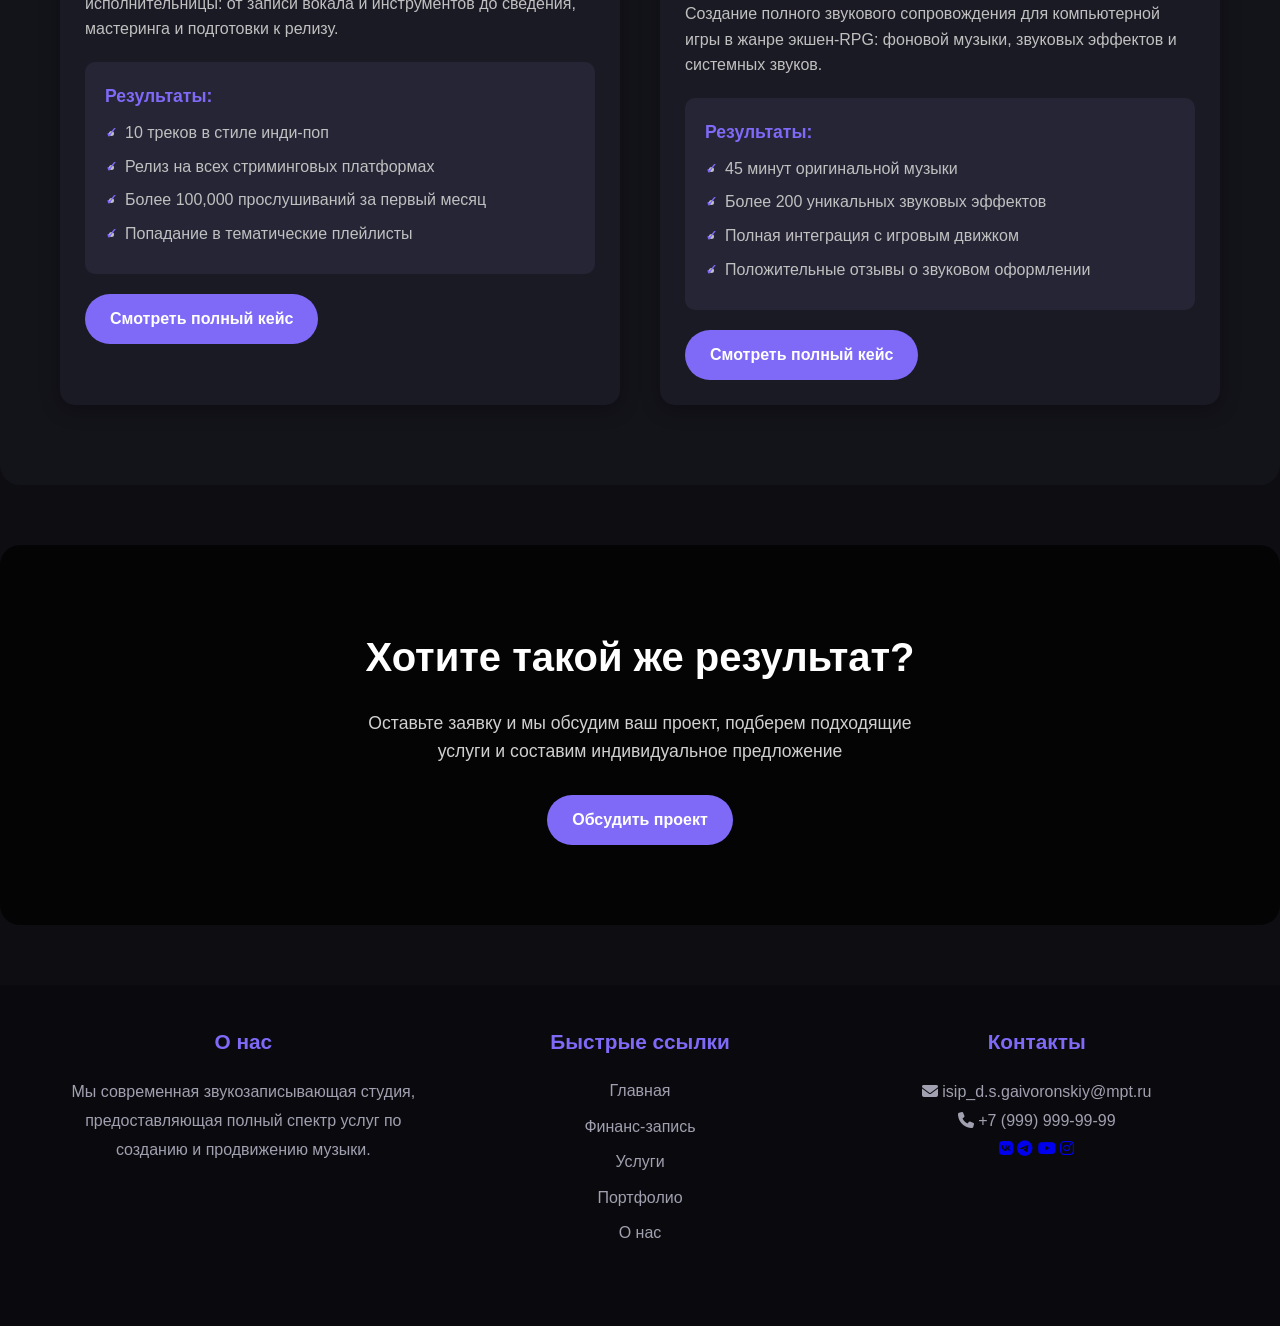
<file: Recording_studio/portfolio.html>
<!DOCTYPE html>
<html lang="ru">
<head>
    <meta charset="UTF-8">
    <meta name="viewport" content="width=device-width, initial-scale=1.0">
    <title>Gao's Studio</title>
    <link rel="stylesheet" href="https://cdnjs.cloudflare.com/ajax/libs/font-awesome/6.4.0/css/all.min.css">
    <style>
        /* Базовые стили */
        * {
            margin: 0;
            padding: 0;
            box-sizing: border-box;
        }
        
        body {
            font-family: 'Arial', sans-serif;
            line-height: 1.6;
            color: #f5f5f5;
            background-color: #0d0d12;
        }
        
        .page {
            max-width: 1200px;
            margin: 0 auto;
            padding: 0 20px;
        }
        
        /* Блок: header */
        .header {
            background-color: #0a0a0e;
            padding: 10px 0;
            position: sticky;
            top: 0;
            z-index: 100;
            box-shadow: 0 2px 15px rgba(0, 0, 0, 0.5);
        }
        
        .header__container {
            display: flex;
            justify-content: space-between;
            align-items: center;
        }
        
        .header__logo {
            font-size: 28px;
            font-weight: 700;
            color: #7e6af7;
            text-decoration: none;
            display: flex;
            align-items: center;
        }
        
        .header__logo-icon {
            margin-right: 10px;
        }
        
        /* Блок: nav */
        .nav__list {
            display: flex;
            list-style: none;
        }
        
        .nav__item {
            margin-left: 30px;
        }
        
        .nav__link {
            color: #e0e0e0;
            text-decoration: none;
            font-size: 16px;
            font-weight: 500;
            transition: color 0.3s;
        }
        
        .nav__link:hover {
            color: #7e6af7;
        }
        
        .nav__link--active {
            color: #7e6af7;
            border-bottom: 2px solid #7e6af7;
        }
        
        /* Блок: auth */
        .auth__link {
            color: #e0e0e0;
            text-decoration: none;
            margin-left: 20px;
            font-weight: 500;
            transition: all 0.3s;
        }
        
        .auth__link:hover {
            color: #7e6af7;
        }
        
        .auth__link--accent {
            background-color: #7e6af7;
            padding: 10px 20px;
            border-radius: 30px;
            color: white;
        }
        
        .auth__link--accent:hover {
            background-color: #6b5ad3;
            color: white;
        }
        
        /* Блок: page-header */
        .page-header {
            padding: 80px 0 40px;
            text-align: center;
        }
        
        .page-header__title {
            font-size: 3rem;
            margin-bottom: 20px;
            background: linear-gradient(45deg, #7e6af7, #5e8afc);
            -webkit-background-clip: text;
            background-clip: text;
            -webkit-text-fill-color: transparent;
            color: transparent;
            font-weight: 800;
            display: inline-block;
        }
        
        .page-header__subtitle {
            max-width: 800px;
            margin: 0 auto;
            font-size: 1.2rem;
            color: #d0d0d0;
        }
        
        /* Блок: filters */
        .filters {
            padding: 30px 0;
            text-align: center;
        }
        
        .filters__list {
            display: flex;
            justify-content: center;
            list-style: none;
            flex-wrap: wrap;
            gap: 15px;
        }
        
        .filters__item {
            margin: 5px;
        }
        
        .filters__button {
            background: #1a1a24;
            color: #c0c0c0;
            border: none;
            padding: 10px 20px;
            border-radius: 30px;
            cursor: pointer;
            transition: all 0.3s;
            font-size: 1rem;
        }
        
        .filters__button:hover {
            background: #7e6af7;
            color: white;
        }
        
        .filters__button--active {
            background: #7e6af7;
            color: white;
        }
        
        /* Блок: portfolio */
        .portfolio {
            padding: 40px 0 80px;
        }
        
        .portfolio__container {
            display: grid;
            grid-template-columns: repeat(auto-fill, minmax(350px, 1fr));
            gap: 30px;
        }
        
        /* Блок: portfolio-item */
        .portfolio-item {
            background: #1a1a24;
            border-radius: 15px;
            overflow: hidden;
            box-shadow: 0 5px 20px rgba(0, 0, 0, 0.3);
            transition: transform 0.3s;
        }
        
        .portfolio-item:hover {
            transform: translateY(-10px);
        }
        
        .portfolio-item__image {
            height: 200px;
            background: linear-gradient(45deg, #7e6af7, #5e8afc);
            display: flex;
            align-items: center;
            justify-content: center;
            font-size: 50px;
            color: white;
            position: relative;
        }
        
        .portfolio-item__badge {
            position: absolute;
            top: 15px;
            right: 15px;
            background: #7e6af7;
            color: white;
            padding: 5px 10px;
            border-radius: 20px;
            font-size: 0.8rem;
        }
        
        .portfolio-item__info {
            padding: 25px;
        }
        
        .portfolio-item__title {
            color: #ffffff;
            margin-bottom: 10px;
            font-size: 1.4rem;
        }
        
        .portfolio-item__description {
            color: #a0a0b0;
            margin-bottom: 20px;
            font-size: 0.95rem;
            line-height: 1.6;
        }
        
        .portfolio-item__meta {
            display: flex;
            justify-content: space-between;
            margin-bottom: 20px;
            color: #7e6af7;
            font-size: 0.9rem;
        }
        
        /* Блок: audio-player */
        .audio-player {
            width: 100%;
            background: #252536;
            border-radius: 10px;
            padding: 15px;
            margin-bottom: 20px;
        }
        
        .audio-player__info {
            display: flex;
            justify-content: space-between;
            align-items: center;
            margin-bottom: 10px;
        }
        
        .audio-player__title {
            color: #ffffff;
            font-size: 1rem;
        }
        
        .audio-player__time {
            color: #a0a0b0;
            font-size: 0.9rem;
        }
        
        .audio-player__controls {
            display: flex;
            align-items: center;
            gap: 15px;
        }
        
        .audio-player__button {
            background: none;
            border: none;
            color: #7e6af7;
            font-size: 20px;
            cursor: pointer;
            display: flex;
            align-items: center;
            justify-content: center;
            width: 40px;
            height: 40px;
            border-radius: 50%;
            background: #1a1a24;
            transition: all 0.3s;
        }
        
        .audio-player__button:hover {
            background: #7e6af7;
            color: white;
        }
        
        .audio-player__progress-container {
            flex-grow: 1;
            height: 5px;
            background: #3d3d52;
            border-radius: 5px;
            position: relative;
            cursor: pointer;
        }
        
        .audio-player__progress {
            position: absolute;
            height: 100%;
            background: #7e6af7;
            border-radius: 5px;
            width: 0%;
            transition: width 0.1s;
        }
        
        .audio-player__volume {
            display: flex;
            align-items: center;
            gap: 10px;
        }
        
        .audio-player__volume-icon {
            color: #7e6af7;
            font-size: 18px;
        }
        
        .audio-player__volume-slider {
            width: 80px;
            -webkit-appearance: none;
            height: 4px;
            background: #3d3d52;
            border-radius: 2px;
            outline: none;
        }
        
        .audio-player__volume-slider::-webkit-slider-thumb {
            -webkit-appearance: none;
            width: 14px;
            height: 14px;
            border-radius: 50%;
            background: #7e6af7;
            cursor: pointer;
        }
        
        /* Блок: case-study */
        .case-study {
            padding: 80px 0;
            background-color: #13131a;
            border-radius: 20px;
            margin-bottom: 60px;
        }
        
        .case-study__title {
            text-align: center;
            font-size: 2.5rem;
            margin-bottom: 50px;
            color: #ffffff;
            position: relative;
        }
        
        .case-study__title::after {
            content: '';
            display: block;
            width: 80px;
            height: 4px;
            background: linear-gradient(to right, #7e6af7, #5e8afc);
            margin: 15px auto;
            border-radius: 2px;
        }
        
        .case-study__container {
            display: grid;
            grid-template-columns: repeat(auto-fill, minmax(500px, 1fr));
            gap: 40px;
        }
        
        /* Блок: case */
        .case {
            background: #1a1a24;
            border-radius: 15px;
            overflow: hidden;
            box-shadow: 0 5px 20px rgba(0, 0, 0, 0.3);
        }
        
        .case__header {
            padding: 25px 25px 0;
            display: flex;
            align-items: center;
            margin-bottom: 20px;
        }
        
        .case__client-image {
            width: 60px;
            height: 60px;
            border-radius: 50%;
            background: #7e6af7;
            display: flex;
            align-items: center;
            justify-content: center;
            font-size: 24px;
            color: white;
            margin-right: 15px;
        }
        
        .case__client-info {
            flex-grow: 1;
        }
        
        .case__client-name {
            color: #ffffff;
            font-size: 1.2rem;
            margin-bottom: 5px;
        }
        
        .case__project-type {
            color: #7e6af7;
            font-size: 0.9rem;
        }
        
        .case__body {
            padding: 0 25px 25px;
        }
        
        .case__title {
            color: #ffffff;
            margin-bottom: 15px;
            font-size: 1.4rem;
        }
        
        .case__description {
            color: #c0c0c0;
            margin-bottom: 20px;
            line-height: 1.6;
        }
        
        .case__results {
            background: #252536;
            padding: 20px;
            border-radius: 10px;
            margin-bottom: 20px;
        }
        
        .case__results-title {
            color: #7e6af7;
            margin-bottom: 10px;
            font-size: 1.1rem;
        }
        
        .case__results-list {
            color: #c0c0c0;
            padding-left: 20px;
        }
        
        .case__results-item {
            margin-bottom: 8px;
            position: relative;
        }
        
        .case__results-item::before {
            content: '✓';
            color: #7e6af7;
            position: absolute;
            left: -20px;
        }
        
        /* Блок: button */
        .button {
            display: inline-block;
            background: #7e6af7;
            color: white;
            padding: 12px 25px;
            border-radius: 30px;
            text-decoration: none;
            font-weight: 600;
            transition: all 0.3s;
            border: none;
            cursor: pointer;
        }
        
        .button:hover {
            background: #6b5ad3;
            transform: translateY(-3px);
        }
        
        .button--outline {
            background: transparent;
            border: 2px solid #7e6af7;
            color: #7e6af7;
        }
        
        .button--outline:hover {
            background: #7e6af7;
            color: white;
        }
        
        /* Блок: cta */
        .cta {
            padding: 80px 0;
            text-align: center;
            background: linear-gradient(rgba(0, 0, 0, 0.7), rgba(0, 0, 0, 0.7)), url('https://images.unsplash.com/photo-1511379938547-c1f69419868d?ixlib=rb-4.0.3') center/cover no-repeat;
            border-radius: 20px;
            margin-bottom: 60px;
        }
        
        .cta__title {
            font-size: 2.5rem;
            margin-bottom: 20px;
            color: #ffffff;
        }
        
        .cta__text {
            max-width: 600px;
            margin: 0 auto 30px;
            font-size: 1.1rem;
            color: #d0d0d0;
        }
        
        /* Блок: footer */
        .footer {
            background-color: #0a0a0e;
            padding: 40px 0;
            text-align: center;
            margin-top: 60px;
        }
        
        .footer__container {
            display: flex;
            justify-content: space-between;
            flex-wrap: wrap;
            gap: 30px;
            margin-bottom: 30px;
        }
        
        .footer__section {
            flex: 1;
            min-width: 250px;
        }
        
        .footer__title {
            color: #7e6af7;
            margin-bottom: 20px;
            font-size: 1.3rem;
        }
        
        .footer__text {
            color: #a0a0b0;
            line-height: 1.8;
        }
        
        .footer__list {
            list-style: none;
        }
        
        .footer__item {
            margin-bottom: 10px;
        }
        
        .footer__link {
            color: #a0a0b0;
            text-decoration: none;
            transition: color 0.3s;
        }
        
        .footer__link:hover {
            color: #7e6af7;
        }
        
        .footer__copyright {
            color: #a0a0b0;
            font-size: 0.9rem;
            margin-top: 30px;
        }
        
        /* Адаптивность */
        @media (max-width: 768px) {
            .nav__list {
                display: none;
            }
            
            .page-header__title {
                font-size: 2.5rem;
            }
            
            .page-header__subtitle {
                font-size: 1rem;
            }
            
            .portfolio__container,
            .case-study__container {
                grid-template-columns: 1fr;
            }
            
            .case-study__container {
                gap: 30px;
            }
            
            .header__container {
                flex-direction: column;
                gap: 15px;
            }
            
            .auth {
                margin-top: 15px;
            }
            
            .filters__list {
                flex-direction: column;
                align-items: center;
            }
        }
    </style>
</head>
<body>
    <!-- Блок: header -->
    <header class="header">
        <div class="page">
            <div class="header__container">
                <img src="img/logo.png" alt="Gao's studio" class="header__logo" width="88" height="59">
                
                <!-- Блок: nav -->
                <nav class="nav">
                    <ul class="nav__list">
                        <li class="nav__item"><a href="index.html" class="nav__link">Главная</a></li>
                        <li class="nav__item"><a href="booking.html" class="nav__link">Онлайн-запись</a></li>
                        <li class="nav__item"><a href="services.html" class="nav__link">Услуги</a></li>
                        <li class="nav__item"><a href="portfolio.html" class="nav__link">Портфолио</a></li>
                        <li class="nav__item"><a href="about.html" class="nav__link">О нас</a></li>
                    </ul>
                </nav>
                
                <!-- Блок: auth -->
                <div class="auth">
                    <a href="#" class="auth__link">Войти</a>
                    <a href="#" class="auth__link auth__link--accent">Личный кабинет</a>
                </div>
            </div>
        </div>
    </header>

    <!-- Блок: page-header -->
    <section class="page-header">
        <div class="page">
            <h1 class="page-header__title">Наше портфолио</h1>
            <p class="page-header__subtitle">Послушайте примеры наших работ и ознакомьтесь с кейсами успешных проектов, которые мы реализовали для наших клиентов</p>
        </div>
    </section>

    <!-- Блок: filters -->
    <section class="filters">
        <div class="page">
            <ul class="filters__list">
                <li class="filters__item"><button class="filters__button filters__button--active">Все работы</button></li>
                <li class="filters__item"><button class="filters__button">Музыка</button></li>
                <li class="filters__item"><button class="filters__button">Саунд-дизайн</button></li>
                <li class="filters__item"><button class="filters__button">Подкасты</button></li>
                <li class="filters__item"><button class="filters__button">Реклама</button></li>
            </ul>
        </div>
    </section>

    <!-- Блок: portfolio -->
    <section class="portfolio">
        <div class="page">
            <div class="portfolio__container">
                <!-- Блок: portfolio-item -->
                <div class="portfolio-item">
                    <div class="portfolio-item__image">
                        <i class="fas fa-music"></i>
                        <span class="portfolio-item__badge">Музыка</span>
                    </div>
                    <div class="portfolio-item__info">
                        <h3 class="portfolio-item__title">Ритмы ночи</h3>
                        <p class="portfolio-item__description">Альтернативный рок-трек с глубокими басами и эмоциональным вокалом. Запись, сведение и мастеринг.</p>
                        <div class="portfolio-item__meta">
                            <span>Александр К.</span>
                            <span>2023</span>
                        </div>
                        
                        <!-- Блок: audio-player -->
                        <div class="audio-player">
                            <div class="audio-player__info">
                                <div class="audio-player__title">Ритмы ночи</div>
                                <div class="audio-player__time">0:00 / 3:45</div>
                            </div>
                            <div class="audio-player__controls">
                                <button class="audio-player__button audio-player__play">
                                    <i class="fas fa-play"></i>
                                </button>
                                <div class="audio-player__progress-container">
                                    <div class="audio-player__progress"></div>
                                </div>
                                <div class="audio-player__volume">
                                    <i class="fas fa-volume-up audio-player__volume-icon"></i>
                                    <input type="range" class="audio-player__volume-slider" min="0" max="100" value="80">
                                </div>
                            </div>
                        </div>
                        
                        <a href="#" class="button button--outline">Подробнее о проекте</a>
                    </div>
                </div>
                
                <div class="portfolio-item">
                    <div class="portfolio-item__image" style="background:linear-gradient(45deg, #5e8afc, #41b883);">
                        <i class="fas fa-podcast"></i>
                        <span class="portfolio-item__badge">Подкаст</span>
                    </div>
                    <div class="portfolio-item__info">
                        <h3 class="portfolio-item__title">Технологии будущего</h3>
                        <p class="portfolio-item__description">Озвучка и сведение подкаста о технологиях и инновациях. Чистый звук и профессиональная обработка голоса.</p>
                        <div class="portfolio-item__meta">
                            <span>IT Подкаст</span>
                            <span>2023</span>
                        </div>
                        
                        <div class="audio-player">
                            <div class="audio-player__info">
                                <div class="audio-player__title">Технологии будущего</div>
                                <div class="audio-player__time">0:00 / 28:15</div>
                            </div>
                            <div class="audio-player__controls">
                                <button class="audio-player__button audio-player__play">
                                    <i class="fas fa-play"></i>
                                </button>
                                <div class="audio-player__progress-container">
                                    <div class="audio-player__progress"></div>
                                </div>
                                <div class="audio-player__volume">
                                    <i class="fas fa-volume-up audio-player__volume-icon"></i>
                                    <input type="range" class="audio-player__volume-slider" min="0" max="100" value="80">
                                </div>
                            </div>
                        </div>
                        
                        <a href="#" class="button button--outline">Подробнее о проекте</a>
                    </div>
                </div>
                
                <div class="portfolio-item">
                    <div class="portfolio-item__image" style="background:linear-gradient(45deg, #ff7e50, #ff5e7d);">
                        <i class="fas fa-ad"></i>
                        <span class="portfolio-item__badge">Реклама</span>
                    </div>
                    <div class="portfolio-item__info">
                        <h3 class="portfolio-item__title">Бренд одежды "Style"</h3>
                        <p class="portfolio-item__description">Создание звукового брендинга и аудиорекламы для новой коллекции известного бренда одежды.</p>
                        <div class="portfolio-item__meta">
                            <span>Style Brand</span>
                            <span>2022</span>
                        </div>
                        
                        <div class="audio-player">
                            <div class="audio-player__info">
                                <div class="audio-player__title">Реклама "Style"</div>
                                <div class="audio-player__time">0:00 / 0:30</div>
                            </div>
                            <div class="audio-player__controls">
                                <button class="audio-player__button audio-player__play">
                                    <i class="fas fa-play"></i>
                                </button>
                                <div class="audio-player__progress-container">
                                    <div class="audio-player__progress"></div>
                                </div>
                                <div class="audio-player__volume">
                                    <i class="fas fa-volume-up audio-player__volume-icon"></i>
                                    <input type="range" class="audio-player__volume-slider" min="0" max="100" value="80">
                                </div>
                            </div>
                        </div>
                        
                        <a href="#" class="button button--outline">Подробнее о проекте</a>
                    </div>
                </div>
            </div>
        </div>
    </section>

    <!-- Блок: case-study -->
    <section class="case-study">
        <div class="page">
            <h2 class="case-study__title">Кейсы клиентов</h2>
            <div class="case-study__container">
                <!-- Блок: case -->
                <div class="case">
                    <div class="case__header">
                        <div class="case__client-image">
                            <i class="fas fa-user"></i>
                        </div>
                        <div class="case__client-info">
                            <div class="case__client-name">Анна Смирнова</div>
                            <div class="case__project-type">Музыкальный альбом</div>
                        </div>
                    </div>
                    <div class="case__body">
                        <h3 class="case__title">Дебютный альбом "Тишина между нами"</h3>
                        <p class="case__description">Полный цикл работ над дебютным альбомом начинающей исполнительницы: от записи вокала и инструментов до сведения, мастеринга и подготовки к релизу.</p>
                        
                        <div class="case__results">
                            <h4 class="case__results-title">Результаты:</h4>
                            <ul class="case__results-list">
                                <li class="case__results-item">10 треков в стиле инди-поп</li>
                                <li class="case__results-item">Релиз на всех стриминговых платформах</li>
                                <li class="case__results-item">Более 100,000 прослушиваний за первый месяц</li>
                                <li class="case__results-item">Попадание в тематические плейлисты</li>
                            </ul>
                        </div>
                        
                        <a href="#" class="button">Смотреть полный кейс</a>
                    </div>
                </div>
                
                <div class="case">
                    <div class="case__header">
                        <div class="case__client-image" style="background-color: #5e8afc;">
                            <i class="fas fa-gamepad"></i>
                        </div>
                        <div class="case__client-info">
                            <div class="case__client-name">GameDev Studio</div>
                            <div class="case__project-type">Саунд-дизайн для игры</div>
                        </div>
                    </div>
                    <div class="case__body">
                        <h3 class="case__title">Саундтрек и звуковые эффекты для игры "Cyber Realm"</h3>
                        <p class="case__description">Создание полного звукового сопровождения для компьютерной игры в жанре экшен-RPG: фоновой музыки, звуковых эффектов и системных звуков.</p>
                        
                        <div class="case__results">
                            <h4 class="case__results-title">Результаты:</h4>
                            <ul class="case__results-list">
                                <li class="case__results-item">45 минут оригинальной музыки</li>
                                <li class="case__results-item">Более 200 уникальных звуковых эффектов</li>
                                <li class="case__results-item">Полная интеграция с игровым движком</li>
                                <li class="case__results-item">Положительные отзывы о звуковом оформлении</li>
                            </ul>
                        </div>
                        
                        <a href="#" class="button">Смотреть полный кейс</a>
                    </div>
                </div>
            </div>
        </div>
    </section>

    <!-- Блок: cta -->
    <section class="cta">
        <div class="page">
            <h2 class="cta__title">Хотите такой же результат?</h2>
            <p class="cta__text">Оставьте заявку и мы обсудим ваш проект, подберем подходящие услуги и составим индивидуальное предложение</p>
            <a href="#" class="button">Обсудить проект</a>
        </div>
    </section>

    <!-- Блок: footer -->
    <footer class="footer">
        <div class="page">
            <div class="footer__container">
                <div class="footer__section">
                    <h3 class="footer__title">О нас</h3>
                    <p class="footer__text">Мы современная звукозаписывающая студия, предоставляющая полный спектр услуг по созданию и продвижению музыки.</p>
                </div>
                
                <div class="footer__section">
                    <h3 class="footer__title">Быстрые ссылки</h3>
                    <ul class="footer__list">
                        <li class="footer__item"><a href="#" class="footer__link">Главная</a></li>
                        <li class="footer__item"><a href="#" class="footer__link">Финанс-запись</a></li>
                        <li class="footer__item"><a href="#" class="footer__link">Услуги</a></li>
                        <li class="footer__item"><a href="#" class="footer__link">Портфолио</a></li>
                        <li class="footer__item"><a href="#" class="footer__link">О нас</a></li>
                    </ul>
                </div>
                
                <div class="footer__section">
                    <h3 class="footer__title">Контакты</h3>
                    <p class="footer__text"><i class="fas fa-envelope"></i> isip_d.s.gaivoronskiy@mpt.ru</p>
                    <p class="footer__text"><i class="fas fa-phone"></i> +7 (999) 999-99-99</p>
                    
                    <!-- Блок: social -->
                    <div class="social">
                        <a href="#" class="social__link"><i class="fab fa-vk"></i></a>
                        <a href="#" class="social__link"><i class="fab fa-telegram"></i></a>
                        <a href="#" class="social__link"><i class="fab fa-youtube"></i></a>
                        <a href="#" class="social__link"><i class="fab fa-instagram"></i></a>
                    </div>
                </div>
            </div>
            
        </div>
    </footer>

    <script>
        // Функционал аудиоплеера
        document.querySelectorAll('.audio-player').forEach(player => {
            const playButton = player.querySelector('.audio-player__play');
            const progressBar = player.querySelector('.audio-player__progress');
            const progressContainer = player.querySelector('.audio-player__progress-container');
            const timeDisplay = player.querySelector('.audio-player__time');
            const volumeSlider = player.querySelector('.audio-player__volume-slider');
            
            let isPlaying = false;
            let audioDuration = 225; // 3:45 в секундах для примера
            let currentTime = 0;
            let progressInterval;
            
            // Установка случайной позиции прогресса для демонстрации
            const randomProgress = Math.floor(Math.random() * 90) + 5;
            progressBar.style.width = `${randomProgress}%`;
            currentTime = (audioDuration * randomProgress) / 100;
            updateTimeDisplay();
            
            // Обработчик кнопки воспроизведения
            playButton.addEventListener('click', function() {
                const icon = this.querySelector('i');
                
                if (isPlaying) {
                    // Останавливаем воспроизведение
                    icon.classList.remove('fa-pause');
                    icon.classList.add('fa-play');
                    clearInterval(progressInterval);
                } else {
                    // Запускаем воспроизведение
                    icon.classList.remove('fa-play');
                    icon.classList.add('fa-pause');
                    
                    // Имитация воспроизведения
                    progressInterval = setInterval(() => {
                        if (currentTime < audioDuration) {
                            currentTime += 1;
                            const progressPercent = (currentTime / audioDuration) * 100;
                            progressBar.style.width = `${progressPercent}%`;
                            updateTimeDisplay();
                        } else {
                            clearInterval(progressInterval);
                            isPlaying = false;
                            icon.classList.remove('fa-pause');
                            icon.classList.add('fa-play');
                        }
                    }, 1000);
                }
                
                isPlaying = !isPlaying;
            });
            
            // Обработчик клика по прогресс-бару
            progressContainer.addEventListener('click', function(e) {
                const clickPosition = e.offsetX;
                const progressWidth = this.offsetWidth;
                const progressPercent = (clickPosition / progressWidth) * 100;
                
                progressBar.style.width = `${progressPercent}%`;
                currentTime = (audioDuration * progressPercent) / 100;
                updateTimeDisplay();
            });
            
            // Обработчик громкости
            volumeSlider.addEventListener('input', function() {
                // В реальном приложении здесь будет установка громкости аудио
            });
            
            // Функция обновления отображения времени
            function updateTimeDisplay() {
                const minutes = Math.floor(currentTime / 60);
                const seconds = Math.floor(currentTime % 60);
                const totalMinutes = Math.floor(audioDuration / 60);
                const totalSeconds = Math.floor(audioDuration % 60);
                
                timeDisplay.textContent = `${minutes}:${seconds.toString().padStart(2, '0')} / ${totalMinutes}:${totalSeconds.toString().padStart(2, '0')}`;
            }
        });
        
        // Фильтрация работ
        document.querySelectorAll('.filters__button').forEach(button => {
            button.addEventListener('click', function() {
                // Удаляем активный класс у всех кнопок
                document.querySelectorAll('.filters__button').forEach(btn => {
                    btn.classList.remove('filters__button--active');
                });
                
                // Добавляем активный класс текущей кнопке
                this.classList.add('filters__button--active');
                
                // Здесь будет логика фильтрации работ
                // Для демонстрации просто показываем уведомление
                const filterName = this.textContent;
                alert(`Показаны работы в категории: ${filterName}`);
            });
        });
        
        // Плавная прокрутка
        document.querySelectorAll('a[href^="#"]').forEach(anchor => {
            anchor.addEventListener('click', function(e) {
                e.preventDefault();
                
                const targetId = this.getAttribute('href');
                if (targetId === '#') return;
                
                const targetElement = document.querySelector(targetId);
                if (targetElement) {
                    targetElement.scrollIntoView({
                        behavior: 'smooth'
                    });
                }
            });
        });
    </script>
</body>
</html>
</file>
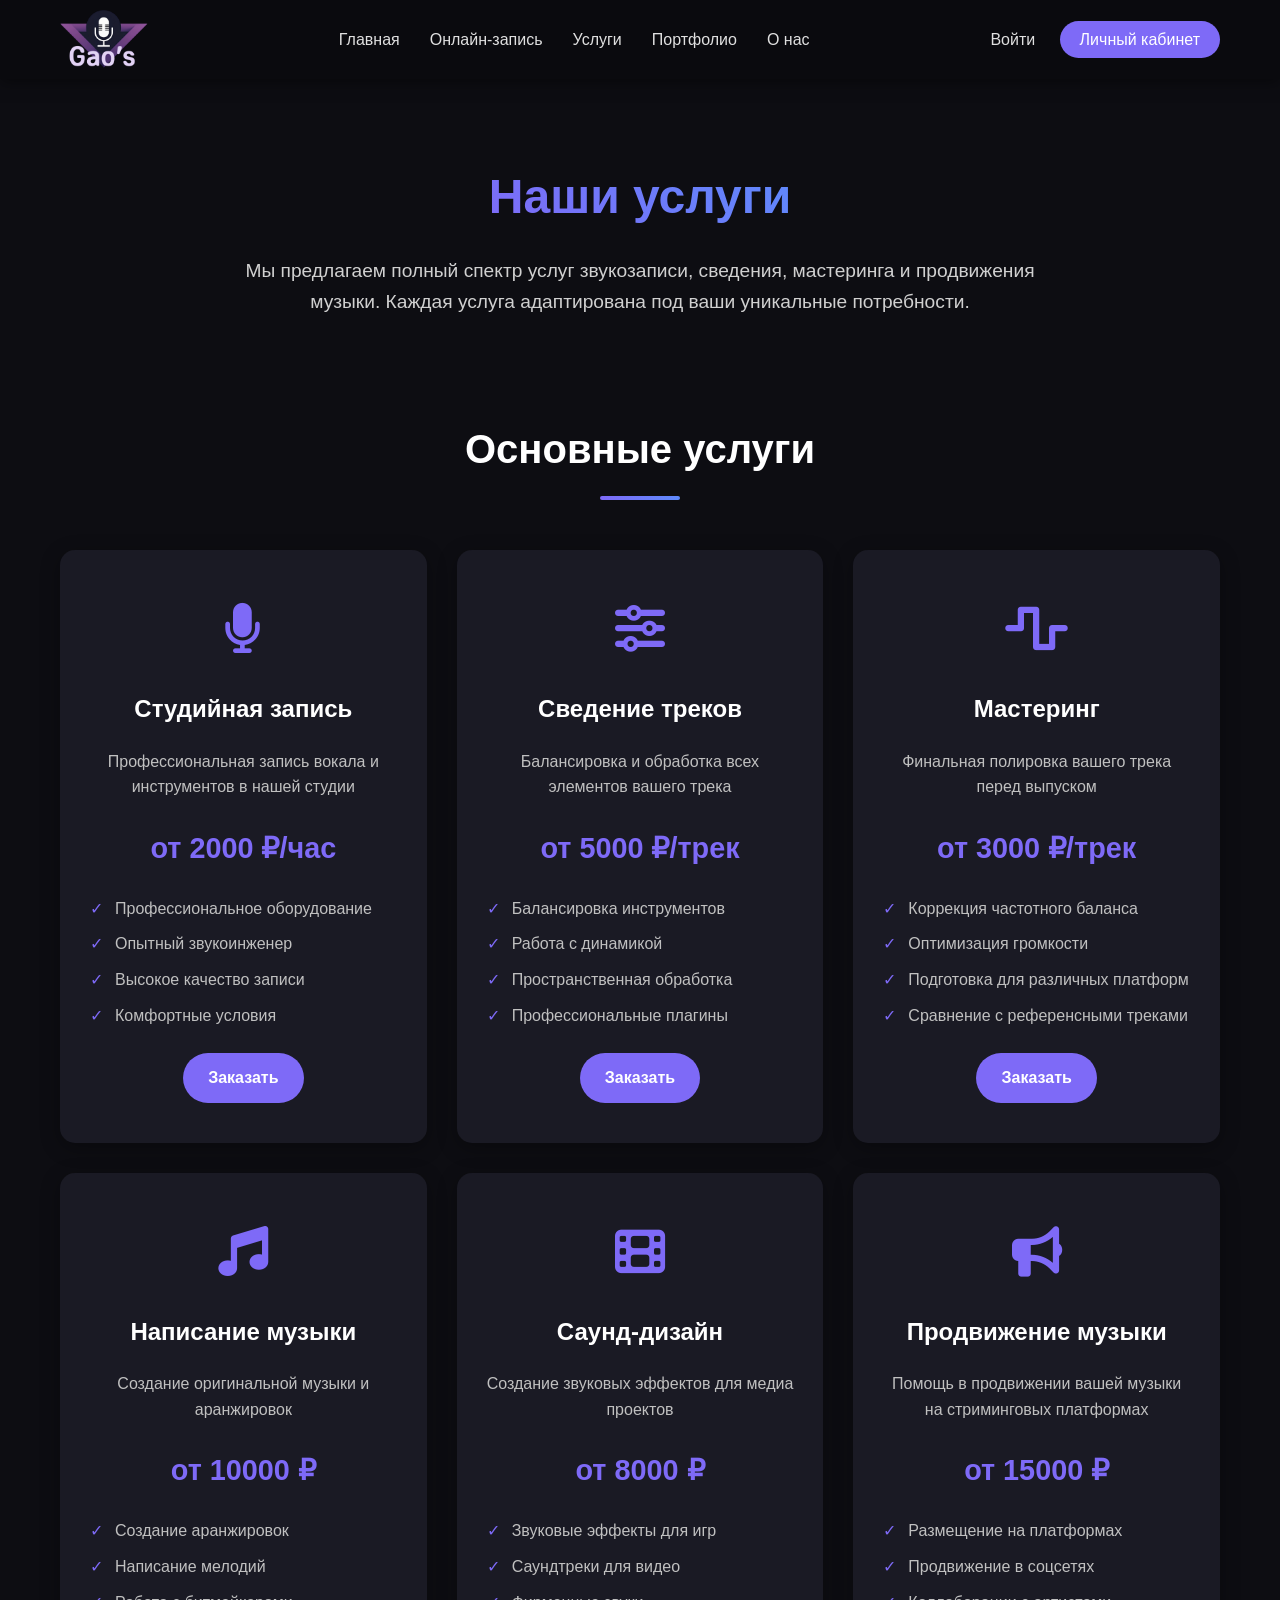
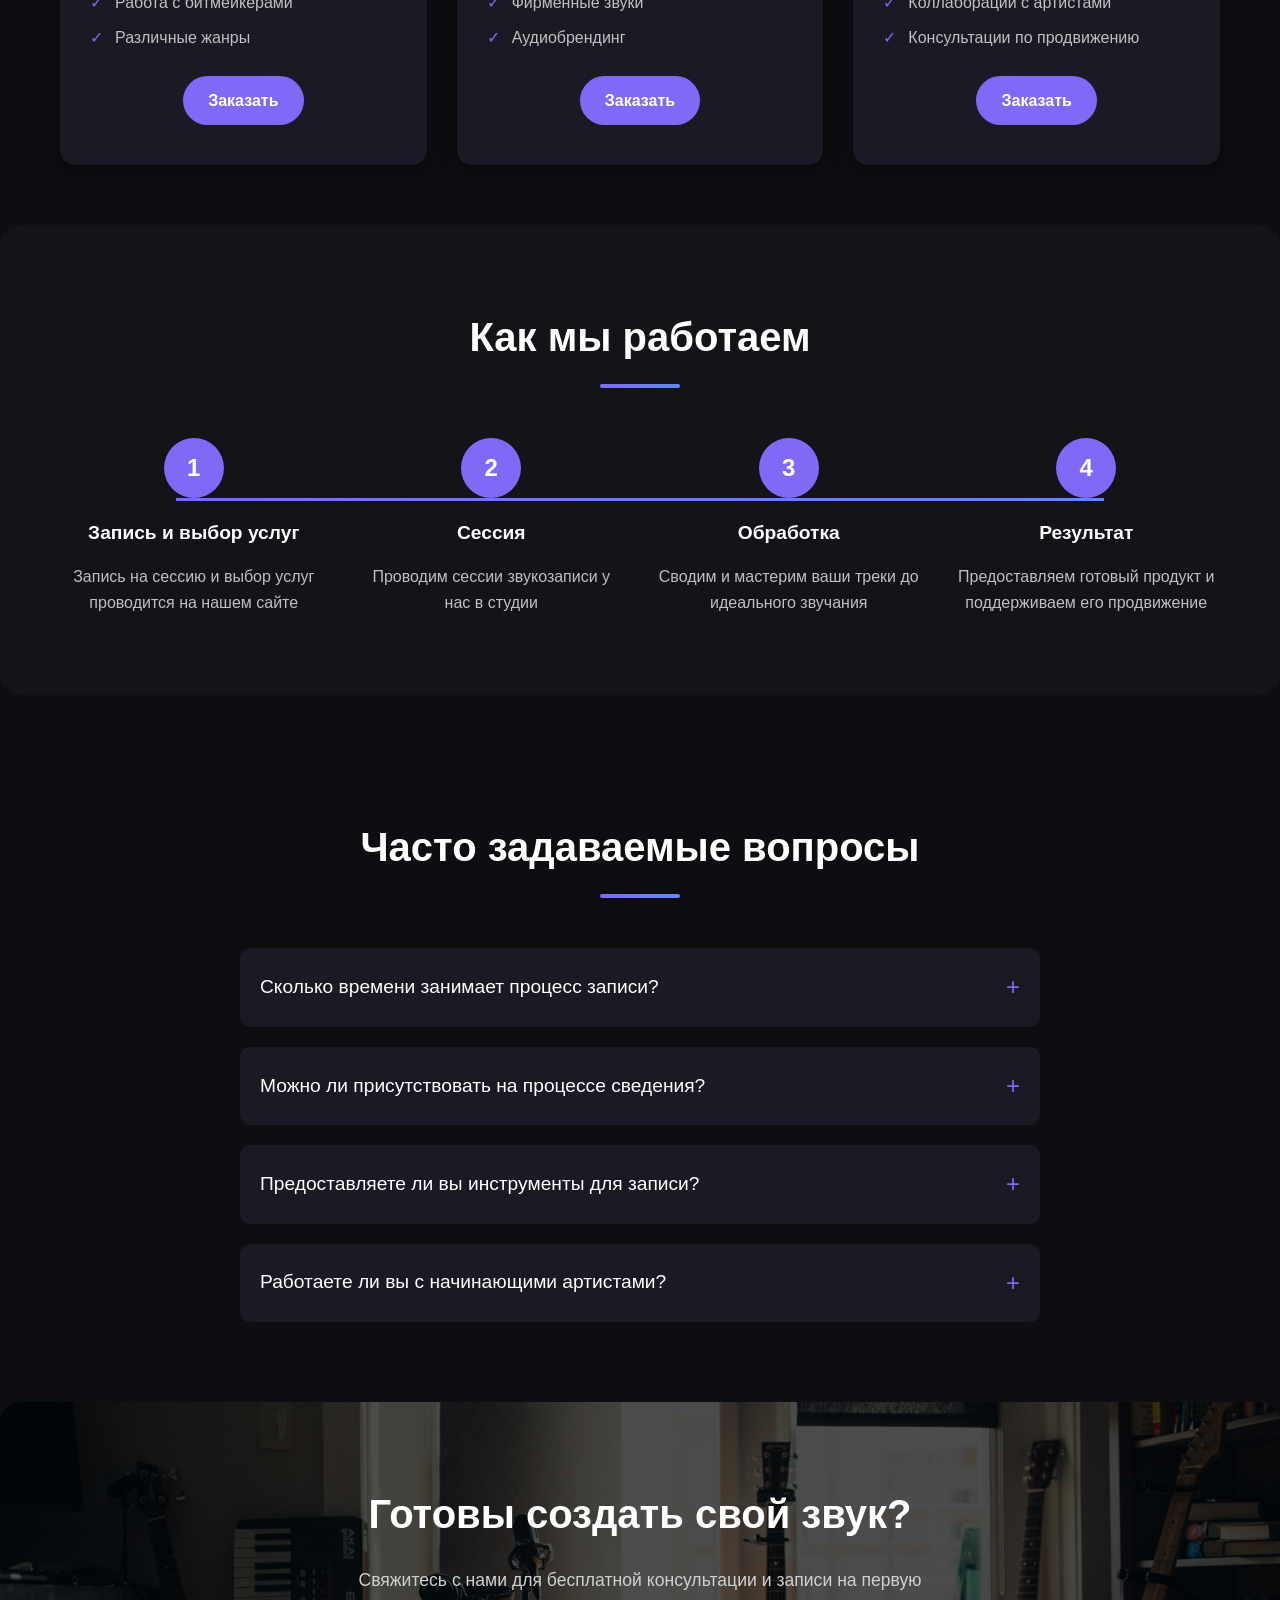
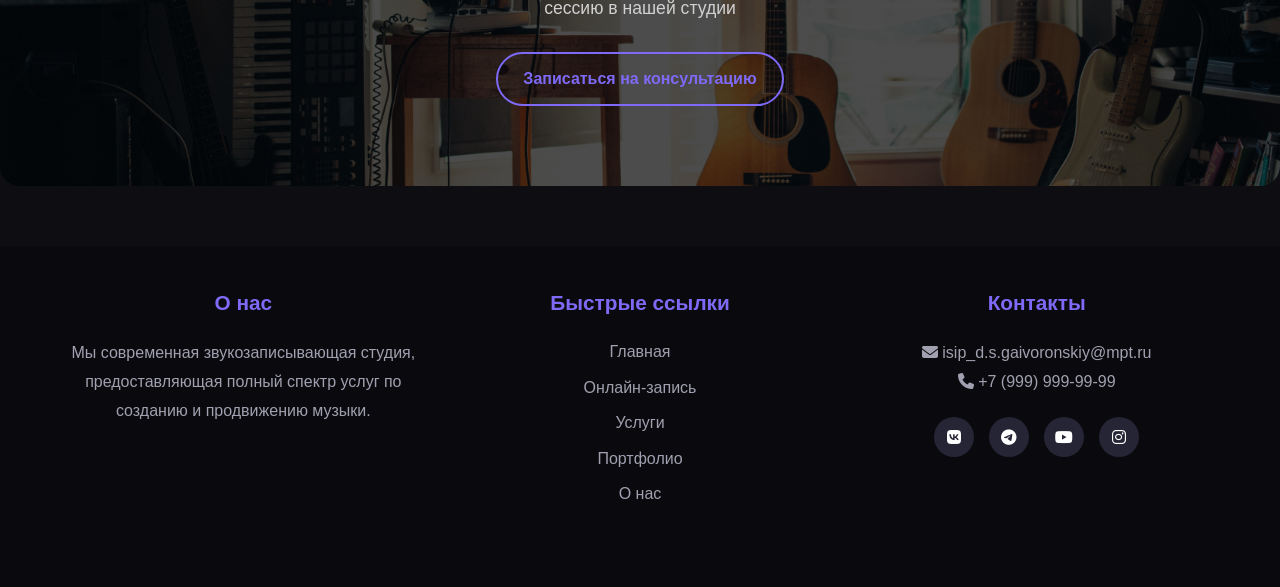
<file: Recording_studio/services.html>
<!DOCTYPE html>
<html lang="ru">

<head>
    <meta charset="UTF-8">
    <meta name="viewport" content="width=device-width, initial-scale=1.0">
    <title>Gao's Studio</title>
    <link rel="stylesheet" href="https://cdnjs.cloudflare.com/ajax/libs/font-awesome/6.4.0/css/all.min.css">
    <style>
        /* Базовые стили */
        * {
            margin: 0;
            padding: 0;
            box-sizing: border-box;
        }

        body {
            font-family: 'Arial', sans-serif;
            line-height: 1.6;
            color: #f5f5f5;
            background-color: #0d0d12;
        }

        .page {
            max-width: 1200px;
            margin: 0 auto;
            padding: 0 20px;
        }

        /* Блок: header */
        .header {
            background-color: #0a0a0e;
            padding: 10px 0;
            position: sticky;
            top: 0;
            z-index: 100;
            box-shadow: 0 2px 15px rgba(0, 0, 0, 0.5);
        }

        .header__container {
            display: flex;
            justify-content: space-between;
            align-items: center;
        }

        .header__logo {
            font-size: 28px;
            font-weight: 700;
            color: #7e6af7;
            text-decoration: none;
            display: flex;
            align-items: center;
        }

        .header__logo-icon {
            margin-right: 10px;
        }

        /* Блок: nav */
        .nav__list {
            display: flex;
            list-style: none;
        }

        .nav__item {
            margin-left: 30px;
        }

        .nav__link {
            color: #e0e0e0;
            text-decoration: none;
            font-size: 16px;
            font-weight: 500;
            transition: color 0.3s;
        }

        .nav__link:hover {
            color: #7e6af7;
        }

        .nav__link--active {
            color: #7e6af7;
            border-bottom: 2px solid #7e6af7;
        }

        /* Блок: auth */
        .auth__link {
            color: #e0e0e0;
            text-decoration: none;
            margin-left: 20px;
            font-weight: 500;
            transition: all 0.3s;
        }

        .auth__link:hover {
            color: #7e6af7;
        }

        .auth__link--accent {
            background-color: #7e6af7;
            padding: 10px 20px;
            border-radius: 30px;
            color: white;
        }

        .auth__link--accent:hover {
            background-color: #6b5ad3;
            color: white;
        }

        /* Блок: page-header */
        .page-header {
            padding: 80px 0 40px;
            text-align: center;
        }

        .page-header__title {
            font-size: 3rem;
            margin-bottom: 20px;
            background: linear-gradient(45deg, #7e6af7, #5e8afc);
            -webkit-background-clip: text;
            background-clip: text;
            -webkit-text-fill-color: transparent;
            color: transparent;
            font-weight: 800;
            display: inline-block;
        }

        .page-header__subtitle {
            max-width: 800px;
            margin: 0 auto;
            font-size: 1.2rem;
            color: #d0d0d0;
        }

        /* Блок: services */
        .services {
            padding: 60px 0;
        }

        .services__title {
            text-align: center;
            font-size: 2.5rem;
            margin-bottom: 50px;
            color: #ffffff;
            position: relative;
        }

        .services__title::after {
            content: '';
            display: block;
            width: 80px;
            height: 4px;
            background: linear-gradient(to right, #7e6af7, #5e8afc);
            margin: 15px auto;
            border-radius: 2px;
        }

        .services__container {
            display: grid;
            grid-template-columns: repeat(auto-fill, minmax(350px, 1fr));
            gap: 30px;
        }

        /* Блок: service-card */
        .service-card {
            background: #1a1a24;
            padding: 40px 30px;
            border-radius: 15px;
            box-shadow: 0 5px 20px rgba(0, 0, 0, 0.3);
            transition: transform 0.3s;
            text-align: center;
        }

        .service-card:hover {
            transform: translateY(-10px);
        }

        .service-card__icon {
            font-size: 50px;
            color: #7e6af7;
            margin-bottom: 20px;
        }

        .service-card__title {
            color: #ffffff;
            margin-bottom: 20px;
            font-size: 1.5rem;
        }

        .service-card__description {
            color: #c0c0c0;
            margin-bottom: 25px;
        }

        .service-card__price {
            color: #7e6af7;
            font-size: 1.8rem;
            font-weight: 700;
            margin-bottom: 25px;
        }

        .service-card__features {
            list-style: none;
            margin-bottom: 25px;
            text-align: left;
        }

        .service-card__feature {
            color: #c0c0c0;
            margin-bottom: 10px;
            padding-left: 25px;
            position: relative;
        }

        .service-card__feature::before {
            content: '✓';
            color: #7e6af7;
            position: absolute;
            left: 0;
        }

        /* Блок: button */
        .button {
            display: inline-block;
            background: #7e6af7;
            color: white;
            padding: 12px 25px;
            border-radius: 30px;
            text-decoration: none;
            font-weight: 600;
            transition: all 0.3s;
            border: none;
            cursor: pointer;
        }

        .button:hover {
            background: #6b5ad3;
            transform: translateY(-3px);
        }

        .button--outline {
            background: transparent;
            border: 2px solid #7e6af7;
            color: #7e6af7;
        }

        .button--outline:hover {
            background: #7e6af7;
            color: white;
        }

        /* Блок: process */
        .process {
            padding: 80px 0;
            background-color: #13131a;
            border-radius: 20px;
            margin-bottom: 60px;
        }

        .process__title {
            text-align: center;
            font-size: 2.5rem;
            margin-bottom: 50px;
            color: #ffffff;
            position: relative;
        }

        .process__title::after {
            content: '';
            display: block;
            width: 80px;
            height: 4px;
            background: linear-gradient(to right, #7e6af7, #5e8afc);
            margin: 15px auto;
            border-radius: 2px;
        }

        .process__steps {
            display: flex;
            justify-content: space-between;
            flex-wrap: wrap;
            gap: 30px;
            position: relative;
        }

        .process__steps::before {
            content: '';
            position: absolute;
            top: 60px;
            left: 10%;
            right: 10%;
            height: 3px;
            background: linear-gradient(to right, #7e6af7, #5e8afc);
            z-index: 1;
        }

        /* Блок: process-step */
        .process-step {
            flex: 1;
            min-width: 200px;
            text-align: center;
            position: relative;
            z-index: 2;
        }

        .process-step__number {
            width: 60px;
            height: 60px;
            background: #7e6af7;
            color: white;
            border-radius: 50%;
            display: flex;
            align-items: center;
            justify-content: center;
            font-size: 1.5rem;
            font-weight: 700;
            margin: 0 auto 20px;
        }

        .process-step__title {
            color: #ffffff;
            margin-bottom: 15px;
            font-size: 1.2rem;
        }

        .process-step__description {
            color: #c0c0c0;
        }

        /* Блок: faq */
        .faq {
            padding: 60px 0;
        }

        .faq__title {
            text-align: center;
            font-size: 2.5rem;
            margin-bottom: 50px;
            color: #ffffff;
            position: relative;
        }

        .faq__title::after {
            content: '';
            display: block;
            width: 80px;
            height: 4px;
            background: linear-gradient(to right, #7e6af7, #5e8afc);
            margin: 15px auto;
            border-radius: 2px;
        }

        .faq__items {
            max-width: 800px;
            margin: 0 auto;
        }

        /* Блок: faq-item */
        .faq-item {
            background: #1a1a24;
            border-radius: 10px;
            margin-bottom: 20px;
            overflow: hidden;
        }

        .faq-item__question {
            padding: 20px;
            color: #ffffff;
            font-size: 1.2rem;
            cursor: pointer;
            display: flex;
            justify-content: space-between;
            align-items: center;
        }

        .faq-item__question::after {
            content: '+';
            font-size: 1.5rem;
            color: #7e6af7;
        }

        .faq-item__answer {
            padding: 0 20px;
            max-height: 0;
            overflow: hidden;
            transition: max-height 0.3s, padding 0.3s;
            color: #c0c0c0;
        }

        .faq-item--active .faq-item__answer {
            padding: 0 20px 20px;
            max-height: 300px;
        }

        .faq-item--active .faq-item__question::after {
            content: '-';
        }

        /* Блок: cta */
        .cta {
            padding: 80px 0;
            text-align: center;
            background: linear-gradient(rgba(0, 0, 0, 0.7), rgba(0, 0, 0, 0.7)), url('img/Background.jpg') center/cover no-repeat;
            border-radius: 20px;
            margin-bottom: 60px;
        }

        .cta__title {
            font-size: 2.5rem;
            margin-bottom: 20px;
            color: #ffffff;
        }

        .cta__text {
            max-width: 600px;
            margin: 0 auto 30px;
            font-size: 1.1rem;
            color: #d0d0d0;
        }

        /* Блок: footer */
        .footer {
            background-color: #0a0a0e;
            padding: 40px 0;
            text-align: center;
            margin-top: 60px;
        }

        .footer__container {
            display: flex;
            justify-content: space-between;
            flex-wrap: wrap;
            gap: 30px;
            margin-bottom: 30px;
        }

        .footer__section {
            flex: 1;
            min-width: 250px;
        }

        .footer__title {
            color: #7e6af7;
            margin-bottom: 20px;
            font-size: 1.3rem;
        }

        .footer__text {
            color: #a0a0b0;
            line-height: 1.8;
        }

        .footer__list {
            list-style: none;
        }

        .footer__item {
            margin-bottom: 10px;
        }

        .footer__link {
            color: #a0a0b0;
            text-decoration: none;
            transition: color 0.3s;
        }

        .footer__link:hover {
            color: #7e6af7;
        }

        /* Блок: social */
        .social {
            display: flex;
            gap: 15px;
            justify-content: center;
            margin-top: 20px;
        }

        .social__link {
            display: flex;
            align-items: center;
            justify-content: center;
            width: 40px;
            height: 40px;
            border-radius: 50%;
            background: #252536;
            color: #ffffff;
            text-decoration: none;
            transition: all 0.3s;
        }

        .social__link:hover {
            background: #7e6af7;
            transform: translateY(-3px);
        }

        .footer__copyright {
            color: #a0a0b0;
            font-size: 0.9rem;
            margin-top: 30px;
        }

        /* Адаптивность */
        @media (max-width: 768px) {
            .nav__list {
                display: none;
            }

            .page-header__title {
                font-size: 2.5rem;
            }

            .page-header__subtitle {
                font-size: 1rem;
            }

            .services__container {
                grid-template-columns: 1fr;
            }

            .process__steps::before {
                display: none;
            }

            .process-step {
                margin-bottom: 40px;
            }

            .header__container {
                flex-direction: column;
                gap: 15px;
            }

            .auth {
                margin-top: 15px;
            }
        }
    </style>
</head>

<body>
    <!-- Блок: header -->
    <header class="header">
        <div class="page">
            <div class="header__container">
                <img src="img/logo.png" alt="Gao's studio" class="header__logo" width="88" height="59">

                <!-- Блок: nav -->
                <nav class="nav">
                    <ul class="nav__list">
                        <li class="nav__item"><a href="index.html" class="nav__link">Главная</a></li>
                        <li class="nav__item"><a href="booking.html" class="nav__link">Онлайн-запись</a></li>
                        <li class="nav__item"><a href="services.html" class="nav__link">Услуги</a></li>
                        <li class="nav__item"><a href="portfolio.html" class="nav__link">Портфолио</a></li>
                        <li class="nav__item"><a href="about.html" class="nav__link">О нас</a></li>
                    </ul>
                </nav>

                <!-- Блок: auth -->
                <div class="auth">
                    <a href="#" class="auth__link">Войти</a>
                    <a href="#" class="auth__link auth__link--accent">Личный кабинет</a>
                </div>
            </div>
        </div>
    </header>

    <!-- Блок: page-header -->
    <section class="page-header">
        <div class="page">
            <h1 class="page-header__title">Наши услуги</h1>
            <p class="page-header__subtitle">Мы предлагаем полный спектр услуг звукозаписи, сведения, мастеринга и
                продвижения музыки. Каждая услуга адаптирована под ваши уникальные потребности.</p>
        </div>
    </section>

    <!-- Блок: services -->
    <section class="services">
        <div class="page">
            <h2 class="services__title">Основные услуги</h2>
            <div class="services__container">
                <!-- Блок: service-card -->
                <div class="service-card">
                    <div class="service-card__icon">
                        <i class="fas fa-microphone"></i>
                    </div>
                    <h3 class="service-card__title">Студийная запись</h3>
                    <p class="service-card__description">Профессиональная запись вокала и инструментов в нашей студии
                    </p>
                    <div class="service-card__price">от 2000 ₽/час</div>
                    <ul class="service-card__features">
                        <li class="service-card__feature">Профессиональное оборудование</li>
                        <li class="service-card__feature">Опытный звукоинженер</li>
                        <li class="service-card__feature">Высокое качество записи</li>
                        <li class="service-card__feature">Комфортные условия</li>
                    </ul>
                    <a href="#" class="button">Заказать</a>
                </div>

                <div class="service-card">
                    <div class="service-card__icon">
                        <i class="fas fa-sliders-h"></i>
                    </div>
                    <h3 class="service-card__title">Сведение треков</h3>
                    <p class="service-card__description">Балансировка и обработка всех элементов вашего трека</p>
                    <div class="service-card__price">от 5000 ₽/трек</div>
                    <ul class="service-card__features">
                        <li class="service-card__feature">Балансировка инструментов</li>
                        <li class="service-card__feature">Работа с динамикой</li>
                        <li class="service-card__feature">Пространственная обработка</li>
                        <li class="service-card__feature">Профессиональные плагины</li>
                    </ul>
                    <a href="#" class="button">Заказать</a>
                </div>

                <div class="service-card">
                    <div class="service-card__icon">
                        <i class="fas fa-wave-square"></i>
                    </div>
                    <h3 class="service-card__title">Мастеринг</h3>
                    <p class="service-card__description">Финальная полировка вашего трека перед выпуском</p>
                    <div class="service-card__price">от 3000 ₽/трек</div>
                    <ul class="service-card__features">
                        <li class="service-card__feature">Коррекция частотного баланса</li>
                        <li class="service-card__feature">Оптимизация громкости</li>
                        <li class="service-card__feature">Подготовка для различных платформ</li>
                        <li class="service-card__feature">Сравнение с референсными треками</li>
                    </ul>
                    <a href="#" class="button">Заказать</a>
                </div>

                <div class="service-card">
                    <div class="service-card__icon">
                        <i class="fas fa-music"></i>
                    </div>
                    <h3 class="service-card__title">Написание музыки</h3>
                    <p class="service-card__description">Создание оригинальной музыки и аранжировок</p>
                    <div class="service-card__price">от 10000 ₽</div>
                    <ul class="service-card__features">
                        <li class="service-card__feature">Создание аранжировок</li>
                        <li class="service-card__feature">Написание мелодий</li>
                        <li class="service-card__feature">Работа с битмейкерами</li>
                        <li class="service-card__feature">Различные жанры</li>
                    </ul>
                    <a href="#" class="button">Заказать</a>
                </div>

                <div class="service-card">
                    <div class="service-card__icon">
                        <i class="fas fa-film"></i>
                    </div>
                    <h3 class="service-card__title">Саунд-дизайн</h3>
                    <p class="service-card__description">Создание звуковых эффектов для медиа проектов</p>
                    <div class="service-card__price">от 8000 ₽</div>
                    <ul class="service-card__features">
                        <li class="service-card__feature">Звуковые эффекты для игр</li>
                        <li class="service-card__feature">Саундтреки для видео</li>
                        <li class="service-card__feature">Фирменные звуки</li>
                        <li class="service-card__feature">Аудиобрендинг</li>
                    </ul>
                    <a href="#" class="button">Заказать</a>
                </div>

                <div class="service-card">
                    <div class="service-card__icon">
                        <i class="fas fa-bullhorn"></i>
                    </div>
                    <h3 class="service-card__title">Продвижение музыки</h3>
                    <p class="service-card__description">Помощь в продвижении вашей музыки на стриминговых платформах
                    </p>
                    <div class="service-card__price">от 15000 ₽</div>
                    <ul class="service-card__features">
                        <li class="service-card__feature">Размещение на платформах</li>
                        <li class="service-card__feature">Продвижение в соцсетях</li>
                        <li class="service-card__feature">Коллаборации с артистами</li>
                        <li class="service-card__feature">Консультации по продвижению</li>
                    </ul>
                    <a href="#" class="button">Заказать</a>
                </div>
            </div>
        </div>
    </section>

    <!-- Блок: process -->
    <section class="process">
        <div class="page">
            <h2 class="process__title">Как мы работаем</h2>
            <div class="process__steps">
                <!-- Блок: process-step -->
                <div class="process-step">
                    <div class="process-step__number">1</div>
                    <h3 class="process-step__title">Запись и выбор услуг</h3>
                    <p class="process-step__description">Запись на сессию и выбор услуг проводится на нашем сайте</p>
                </div>

                <div class="process-step">
                    <div class="process-step__number">2</div>
                    <h3 class="process-step__title">Сессия</h3>
                    <p class="process-step__description">Проводим сессии звукозаписи у нас в студии</p>
                </div>

                <div class="process-step">
                    <div class="process-step__number">3</div>
                    <h3 class="process-step__title">Обработка</h3>
                    <p class="process-step__description">Сводим и мастерим ваши треки до идеального звучания</p>
                </div>

                <div class="process-step">
                    <div class="process-step__number">4</div>
                    <h3 class="process-step__title">Результат</h3>
                    <p class="process-step__description">Предоставляем готовый продукт и поддерживаем его продвижение
                    </p>
                </div>
            </div>
        </div>
    </section>

    <!-- Блок: faq -->
    <section class="faq">
        <div class="page">
            <h2 class="faq__title">Часто задаваемые вопросы</h2>
            <div class="faq__items">
                <!-- Блок: faq-item -->
                <div class="faq-item">
                    <div class="faq-item__question">Сколько времени занимает процесс записи?</div>
                    <div class="faq-item__answer">Время записи зависит от сложности проекта. Обычно сессия записи
                        занимает от 2 до 8 часов. Для полноценного альбома может потребоваться несколько дней работы.
                    </div>
                </div>

                <div class="faq-item">
                    <div class="faq-item__question">Можно ли присутствовать на процессе сведения?</div>
                    <div class="faq-item__answer">Да, мы приветствуем участие артистов в процессе сведения. Вы можете
                        присутствовать лично в студии или участвовать онлайн через специальную платформу.</div>
                </div>

                <div class="faq-item">
                    <div class="faq-item__question">Предоставляете ли вы инструменты для записи?</div>
                    <div class="faq-item__answer">Наши студии оборудованы различными музыкальными инструментами, включая
                        барабанные установки, клавишные, гитары и бас-гитары. Вы также можете принести свои инструменты.
                    </div>
                </div>

                <div class="faq-item">
                    <div class="faq-item__question">Работаете ли вы с начинающими артистами?</div>
                    <div class="faq-item__answer">Конечно! Мы любим работать с талантливыми артистами на любом этапе их
                        карьеры. Предлагаем специальные условия и консультации для начинающих музыкантов.</div>
                </div>
            </div>
        </div>
    </section>

    <!-- Блок: cta -->
    <section class="cta">
        <div class="page">
            <h2 class="cta__title">Готовы создать свой звук?</h2>
            <p class="cta__text">Свяжитесь с нами для бесплатной консультации и записи на первую сессию в нашей студии
            </p>
            <a href="#" class="button button--outline">Записаться на консультацию</a>
        </div>
    </section>

    <!-- Блок: footer -->
    <footer class="footer">
        <div class="page">
            <div class="footer__container">
                <div class="footer__section">
                    <h3 class="footer__title">О нас</h3>
                    <p class="footer__text">Мы современная звукозаписывающая студия, предоставляющая полный спектр услуг
                        по созданию и продвижению музыки.</p>
                </div>

                <div class="footer__section">
                    <h3 class="footer__title">Быстрые ссылки</h3>
                    <ul class="footer__list">
                        <li class="footer__item"><a href="#" class="footer__link">Главная</a></li>
                        <li class="footer__item"><a href="#" class="footer__link">Онлайн-запись</a></li>
                        <li class="footer__item"><a href="#" class="footer__link">Услуги</a></li>
                        <li class="footer__item"><a href="#" class="footer__link">Портфолио</a></li>
                        <li class="footer__item"><a href="#" class="footer__link">О нас</a></li>
                    </ul>
                </div>

                <div class="footer__section">
                    <h3 class="footer__title">Контакты</h3>
                    <p class="footer__text"><i class="fas fa-envelope"></i> isip_d.s.gaivoronskiy@mpt.ru</p>
                    <p class="footer__text"><i class="fas fa-phone"></i> +7 (999) 999-99-99</p>

                    <!-- Блок: social -->
                    <div class="social">
                        <a href="#" class="social__link"><i class="fab fa-vk"></i></a>
                        <a href="#" class="social__link"><i class="fab fa-telegram"></i></a>
                        <a href="#" class="social__link"><i class="fab fa-youtube"></i></a>
                        <a href="#" class="social__link"><i class="fab fa-instagram"></i></a>
                    </div>
                </div>
            </div>

        </div>
    </footer>

    <script>
        // Скрипт для работы FAQ
        document.querySelectorAll('.faq-item__question').forEach(question => {
            question.addEventListener('click', function () {
                const item = this.parentElement;
                item.classList.toggle('faq-item--active');
            });
        });

        // Скрипт для плавной прокрутки
        document.querySelectorAll('a[href^="#"]').forEach(anchor => {
            anchor.addEventListener('click', function (e) {
                e.preventDefault();

                const targetId = this.getAttribute('href');
                if (targetId === '#') return;

                const targetElement = document.querySelector(targetId);
                if (targetElement) {
                    targetElement.scrollIntoView({
                        behavior: 'smooth'
                    });
                }
            });
        });
    </script>
</body>

</html>
</file>
<file: Recording_studio/style.css>
* {
            margin: 0;
            padding: 0;
            box-sizing: border-box;
        }
        
        body {
            font-family: 'Arial', sans-serif;
            line-height: 1.6;
            color: #f5f5f5;
            background-color: #0d0d12;
        }
        
        .page {
            max-width: 1200px;
            margin: 0 auto;
            padding: 0 20px;
        }
        
        /* Блок: header */
        .header {
            background-color: #0a0a0e;
            padding: 10px 0;
            position: sticky;
            top: 0;
            z-index: 100;
            box-shadow: 0 2px 15px rgba(0, 0, 0, 0.5);
        }
        
        .header__container {
            display: flex;
            justify-content: space-between;
            align-items: center;
        }
        
        .header__logo {
            font-size: 28px;
            font-weight: 700;
            color: #7e6af7;
            text-decoration: none;
            display: flex;
            align-items: center;
        }
        
        .header__logo-icon {
            margin-right: 10px;
        }
        
        /* Блок: nav */
        .nav__list {
            display: flex;
            list-style: none;
        }
        
        .nav__item {
            margin-left: 30px;
        }
        
        .nav__link {
            color: #e0e0e0;
            text-decoration: none;
            font-size: 16px;
            font-weight: 500;
            transition: color 0.3s;
        }
        
        .nav__link:hover {
            color: #7e6af7;
        }
        
        /* Блок: auth */
        .auth__link {
            color: #e0e0e0;
            text-decoration: none;
            margin-left: 20px;
            font-weight: 500;
            transition: all 0.3s;
        }
        
        .auth__link:hover {
            color: #7e6af7;
        }
        
        .auth__link--accent {
            background-color: #7e6af7;
            padding: 10px 20px;
            border-radius: 30px;
            color: white;
        }
        
        .auth__link--accent:hover {
            background-color: #6b5ad3;
            color: white;
        }
        
        /* Блок: hero */
        .hero {
            padding: 100px 0;
            text-align: center;
            background: linear-gradient(rgba(0, 0, 0, 0.7), rgba(0, 0, 0, 0.7)), url('img/Background.jpg') center/cover no-repeat;
            margin-bottom: 60px;
            border-radius: 0 0 20px 20px;
        }
        
        .hero__title {
            font-size: 3rem;
            margin-bottom: 20px;
            background: linear-gradient(45deg, #7e6af7, #5e8afc);
            -webkit-background-clip: text;
            background-clip: text;
            -webkit-text-fill-color: transparent;
            color: transparent;
            font-weight: 800;
            display: inline-block;
        }
        
        .hero__text {
            max-width: 800px;
            margin: 0 auto;
            font-size: 1.2rem;
            color: #d0d0d0;
        }
        
        /* Блок: studios */
        .studios {
            padding: 60px 0;
        }
        
        .studios__title {
            text-align: center;
            font-size: 2.5rem;
            margin-bottom: 50px;
            color: #ffffff;
            position: relative;
        }
        
        .studios__title::after {
            content: '';
            display: block;
            width: 80px;
            height: 4px;
            background: linear-gradient(to right, #7e6af7, #5e8afc);
            margin: 15px auto;
            border-radius: 2px;
        }
        
        .studios__container {
            display: flex;
            justify-content: space-between;
            flex-wrap: wrap;
            gap: 30px;
        }
        
        /* Блок: studio-card */
        .studio-card {
            flex: 1;
            min-width: 300px;
            background: #1a1a24;
            padding: 30px;
            border-radius: 15px;
            box-shadow: 0 5px 20px rgba(0, 0, 0, 0.3);
            transition: transform 0.3s;
        }
        
        .studio-card:hover {
            transform: translateY(-10px);
        }
        
        .studio-card__title {
            color: #7e6af7;
            margin-bottom: 20px;
            font-size: 1.5rem;
        }
        
        .studio-card__info {
            color: #c0c0c0;
            margin-bottom: 15px;
            display: flex;
            align-items: center;
        }
        
        .studio-card__icon {
            margin-right: 10px;
            color: #7e6af7;
        }
        
        /* Блок: tracks */
        .tracks {
            padding: 60px 0;
            background-color: #13131a;
            border-radius: 20px;
            margin-bottom: 60px;
        }
        
        .tracks__title {
            text-align: center;
            font-size: 2.5rem;
            margin-bottom: 50px;
            color: #ffffff;
            position: relative;
        }
        
        .tracks__title::after {
            content: '';
            display: block;
            width: 80px;
            height: 4px;
            background: linear-gradient(to right, #7e6af7, #5e8afc);
            margin: 15px auto;
            border-radius: 2px;
        }
        
        .tracks__container {
            display: grid;
            grid-template-columns: repeat(auto-fill, minmax(300px, 1fr));
            gap: 25px;
        }
        
        /* Блок: track-card */
        .track-card {
            background: #1a1a24;
            border-radius: 15px;
            overflow: hidden;
            box-shadow: 0 5px 15px rgba(0, 0, 0, 0.3);
        }
        
        .track-card__image {
            height: 200px;
            background-color: #7e6af7;
            display: flex;
            align-items: center;
            justify-content: center;
            font-size: 50px;
            color: white;
        }
        
        .track-card__info {
            padding: 20px;
        }
        
        .track-card__title {
            color: #ffffff;
            margin-bottom: 10px;
        }
        
        .track-card__description {
            color: #a0a0b0;
            margin-bottom: 15px;
            font-size: 0.9rem;
        }
        
        /* Блок: audio-player */
        .audio-player {
            width: 100%;
            height: 40px;
            margin-top: 15px;
            background: #252536;
            border-radius: 8px;
            display: flex;
            align-items: center;
            padding: 0 15px;
            color: #7e6af7;
        }
        
        .audio-player__button {
            background: none;
            border: none;
            color: #7e6af7;
            font-size: 20px;
            cursor: pointer;
            margin-right: 15px;
        }
        
        .audio-player__progress-bar {
            flex-grow: 1;
            height: 4px;
            background: #3d3d52;
            border-radius: 2px;
            position: relative;
            cursor: pointer;
        }
        
        .audio-player__progress {
            position: absolute;
            height: 100%;
            background: #7e6af7;
            border-radius: 2px;
            width: 30%;
        }
        
        /* Модификаторы для разных состояний прогресса */
        .audio-player__progress--medium {
            width: 45%;
        }
        
        .audio-player__progress--large {
            width: 70%;
        }
        
        /* Блок: footer */
        .footer {
            background-color: #0a0a0e;
            padding: 40px 0;
            text-align: center;
            margin-top: 60px;
        }
        
        .footer__container {
            display: flex;
            justify-content: space-between;
            flex-wrap: wrap;
            gap: 30px;
            margin-bottom: 30px;
        }
        
        .footer__section {
            flex: 1;
            min-width: 250px;
        }
        
        .footer__title {
            color: #7e6af7;
            margin-bottom: 20px;
            font-size: 1.3rem;
        }
        
        .footer__text {
            color: #a0a0b0;
            line-height: 1.8;
        }
        
        .footer__list {
            list-style: none;
        }
        
        .footer__item {
            margin-bottom: 10px;
        }
        
        .footer__link {
            color: #a0a0b0;
            text-decoration: none;
            transition: color 0.3s;
        }
        
        .footer__link:hover {
            color: #7e6af7;
        }
        
        /* Блок: social */
        .social {
            display: flex;
            gap: 15px;
            justify-content: center;
            margin-top: 20px;
        }
        
        .social__link {
            display: flex;
            align-items: center;
            justify-content: center;
            width: 40px;
            height: 40px;
            border-radius: 50%;
            background: #252536;
            color: #ffffff;
            text-decoration: none;
            transition: all 0.3s;
        }
        
        .social__link:hover {
            background: #7e6af7;
            transform: translateY(-3px);
        }
        
        .footer__copyright {
            color: #a0a0b0;
            font-size: 0.9rem;
            margin-top: 30px;
        }
        
        /* Адаптивность */
        @media (max-width: 768px) {
            .nav__list {
                display: none;
            }
            
            .hero__title {
                font-size: 2.5rem;
            }
            
            .hero__text {
                font-size: 1rem;
            }
            
            .studios__container {
                flex-direction: column;
            }
            
            .header__container {
                flex-direction: column;
                gap: 15px;
            }
            
            .auth {
                margin-top: 15px;
            }
        }
</file>
